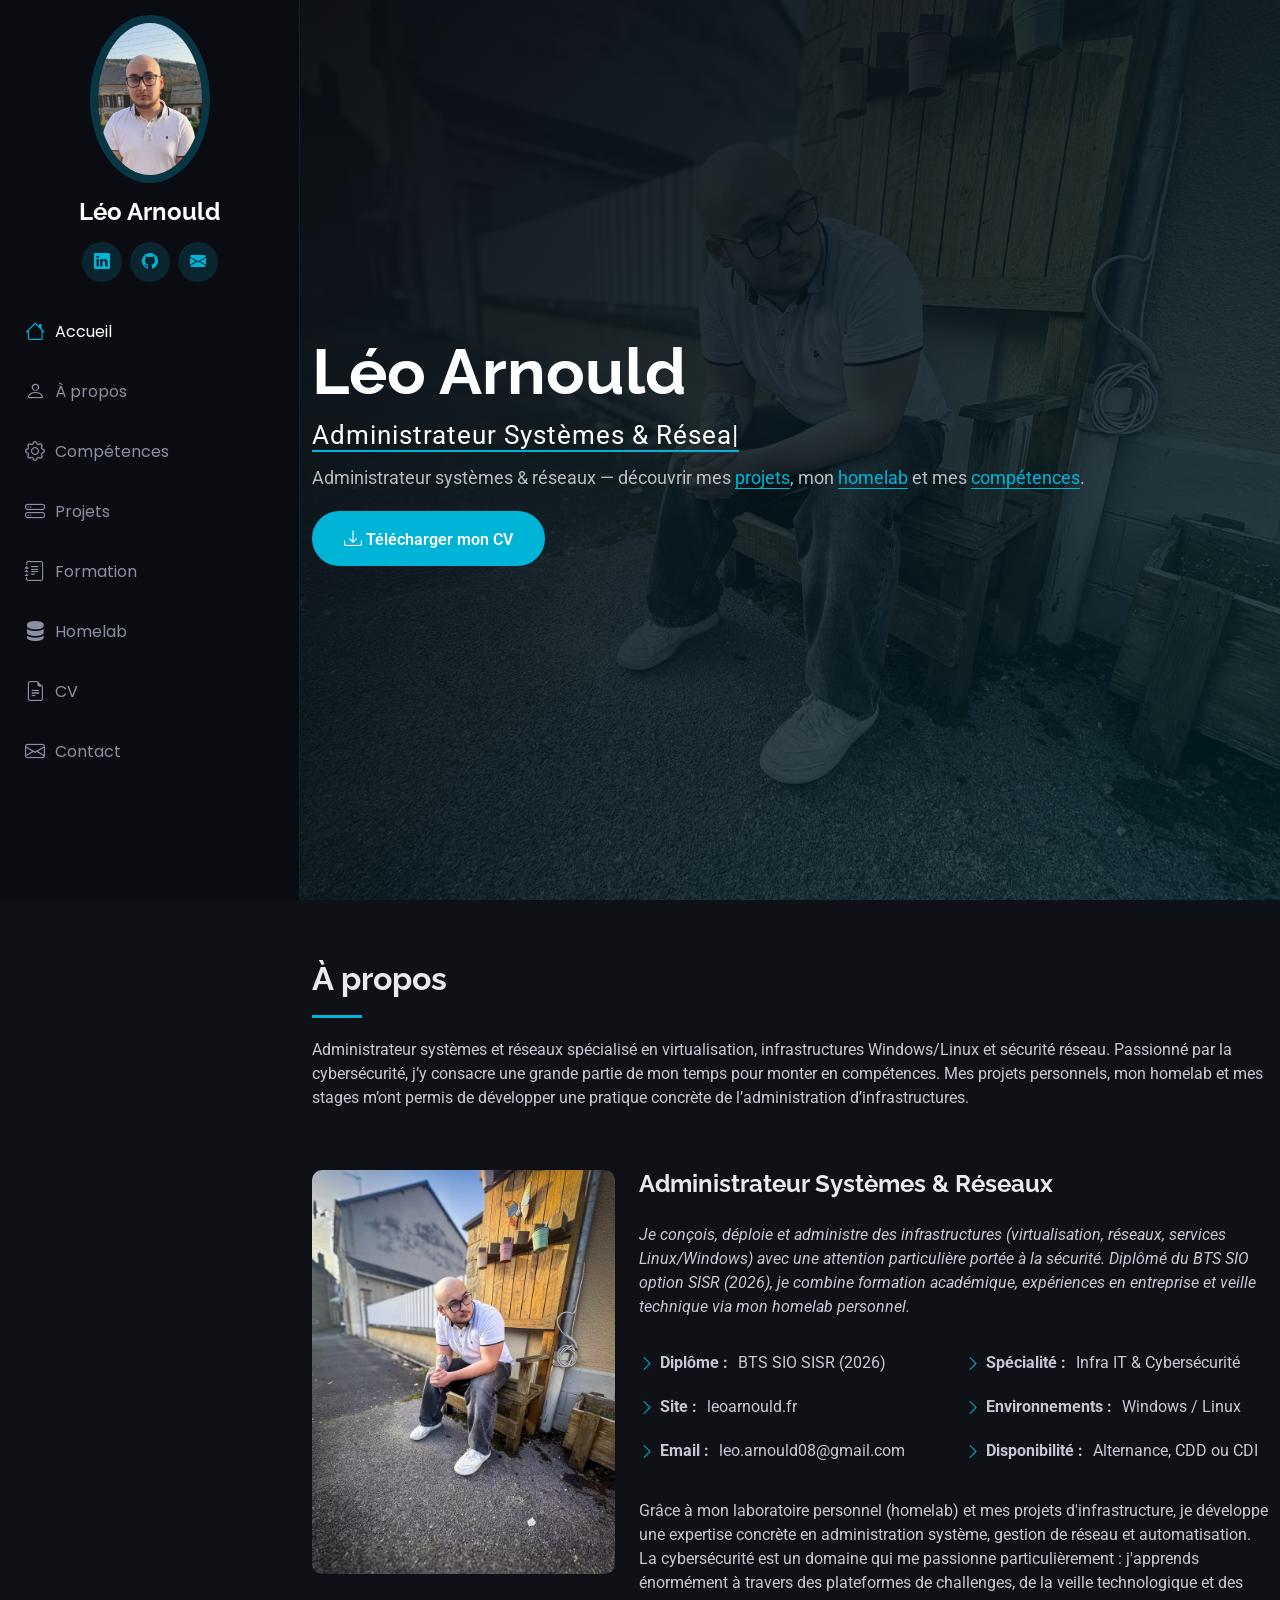
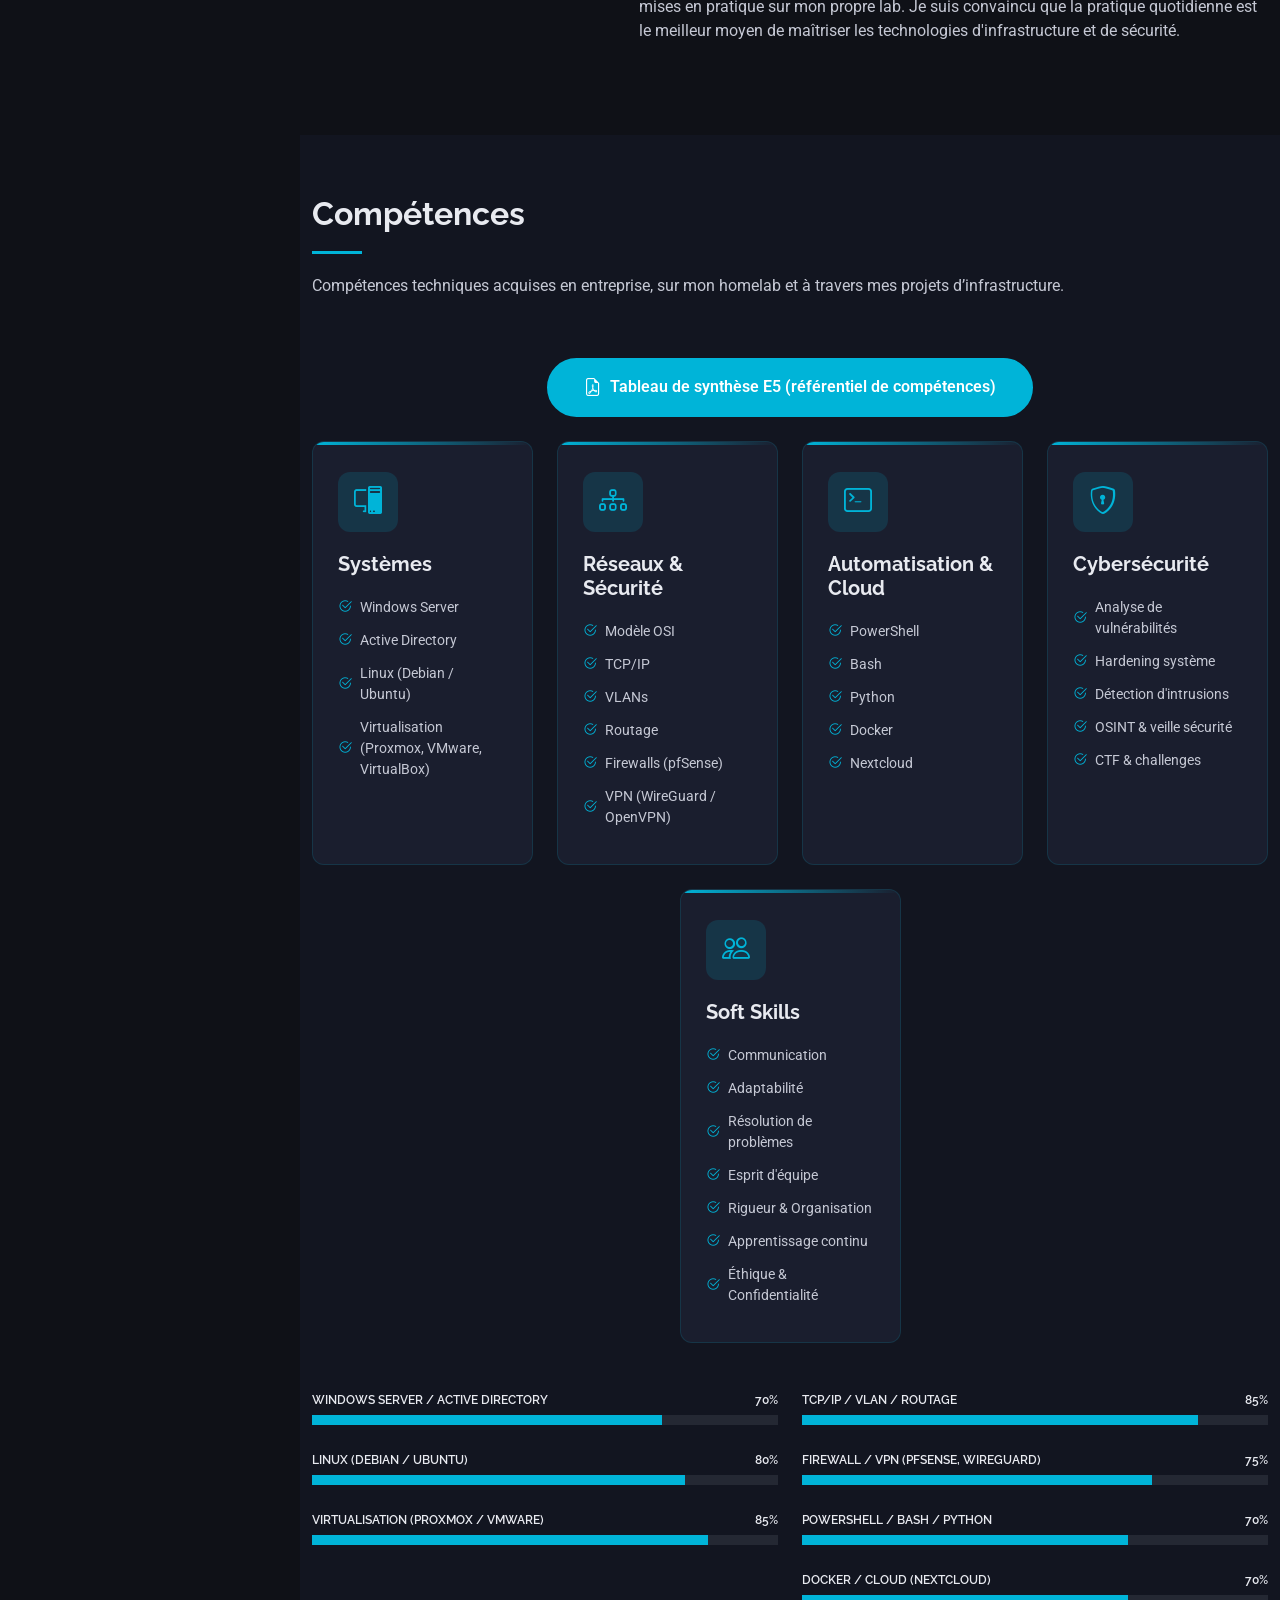
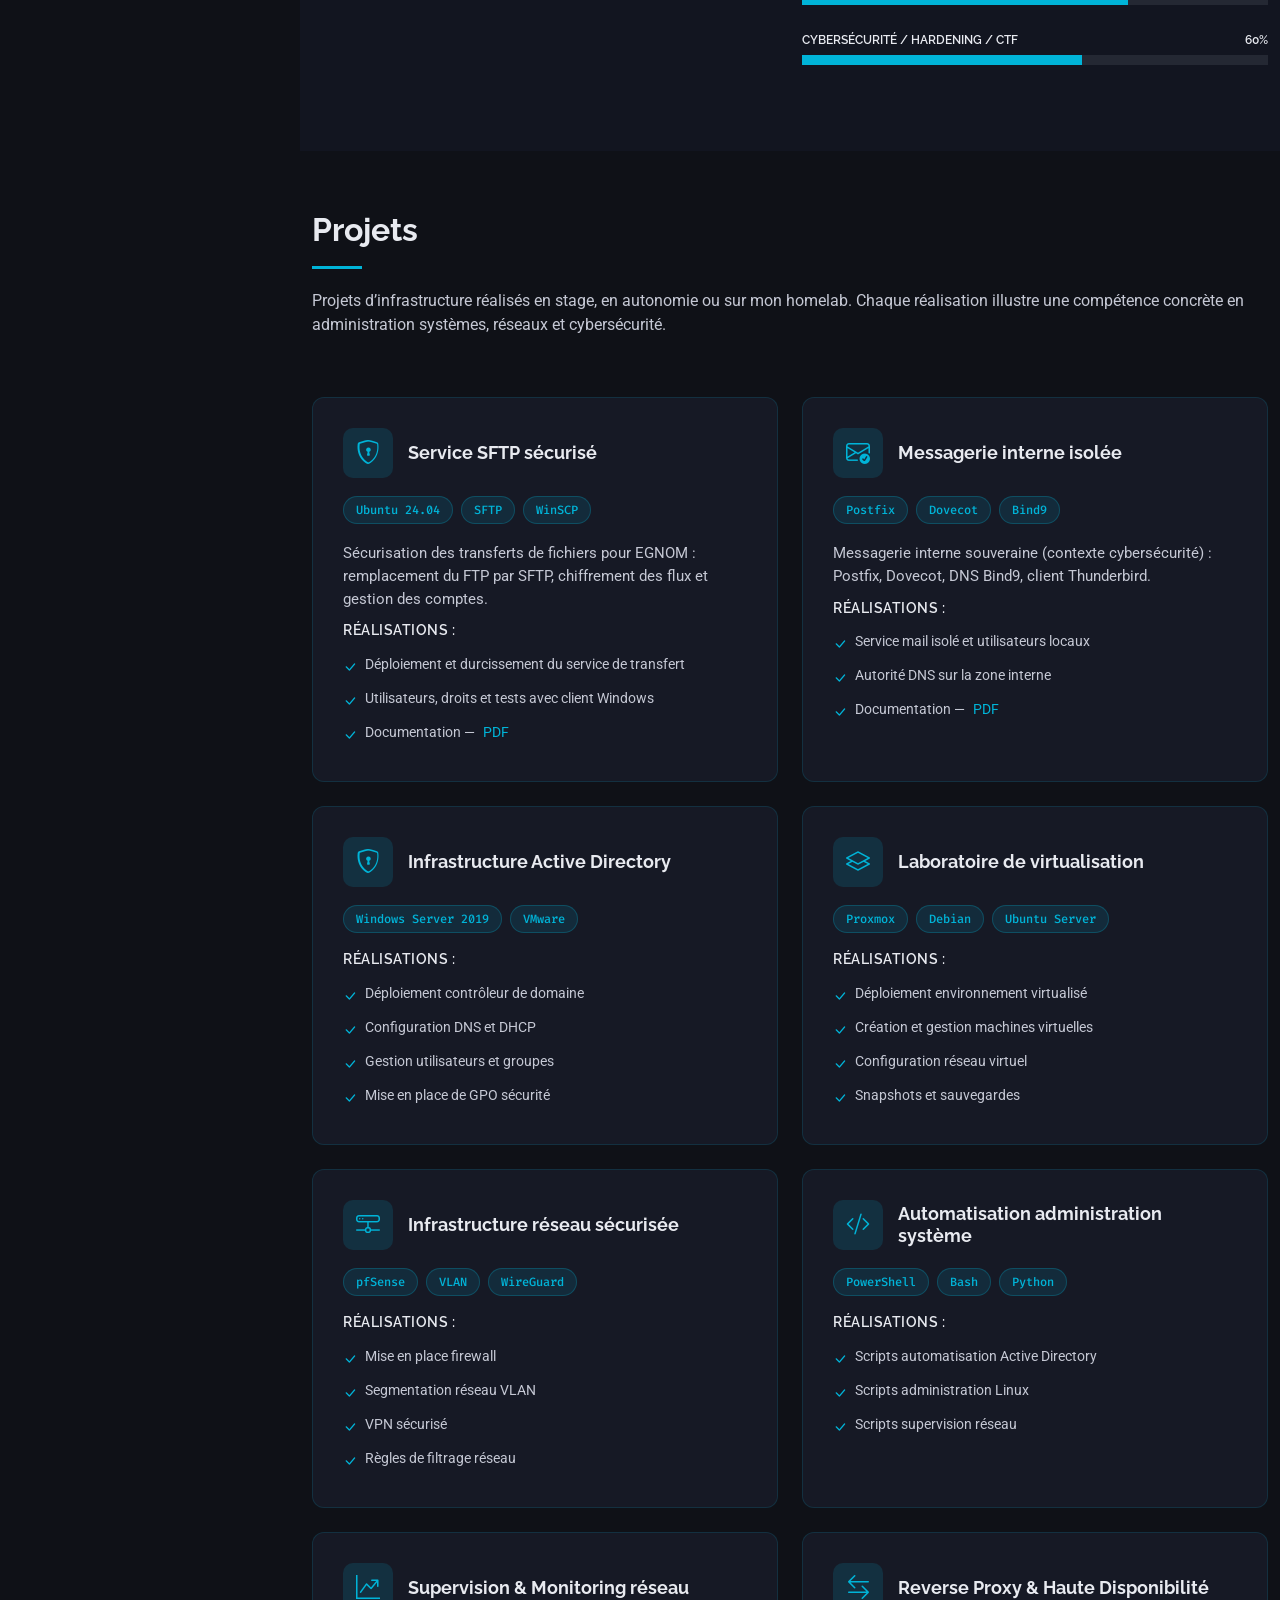
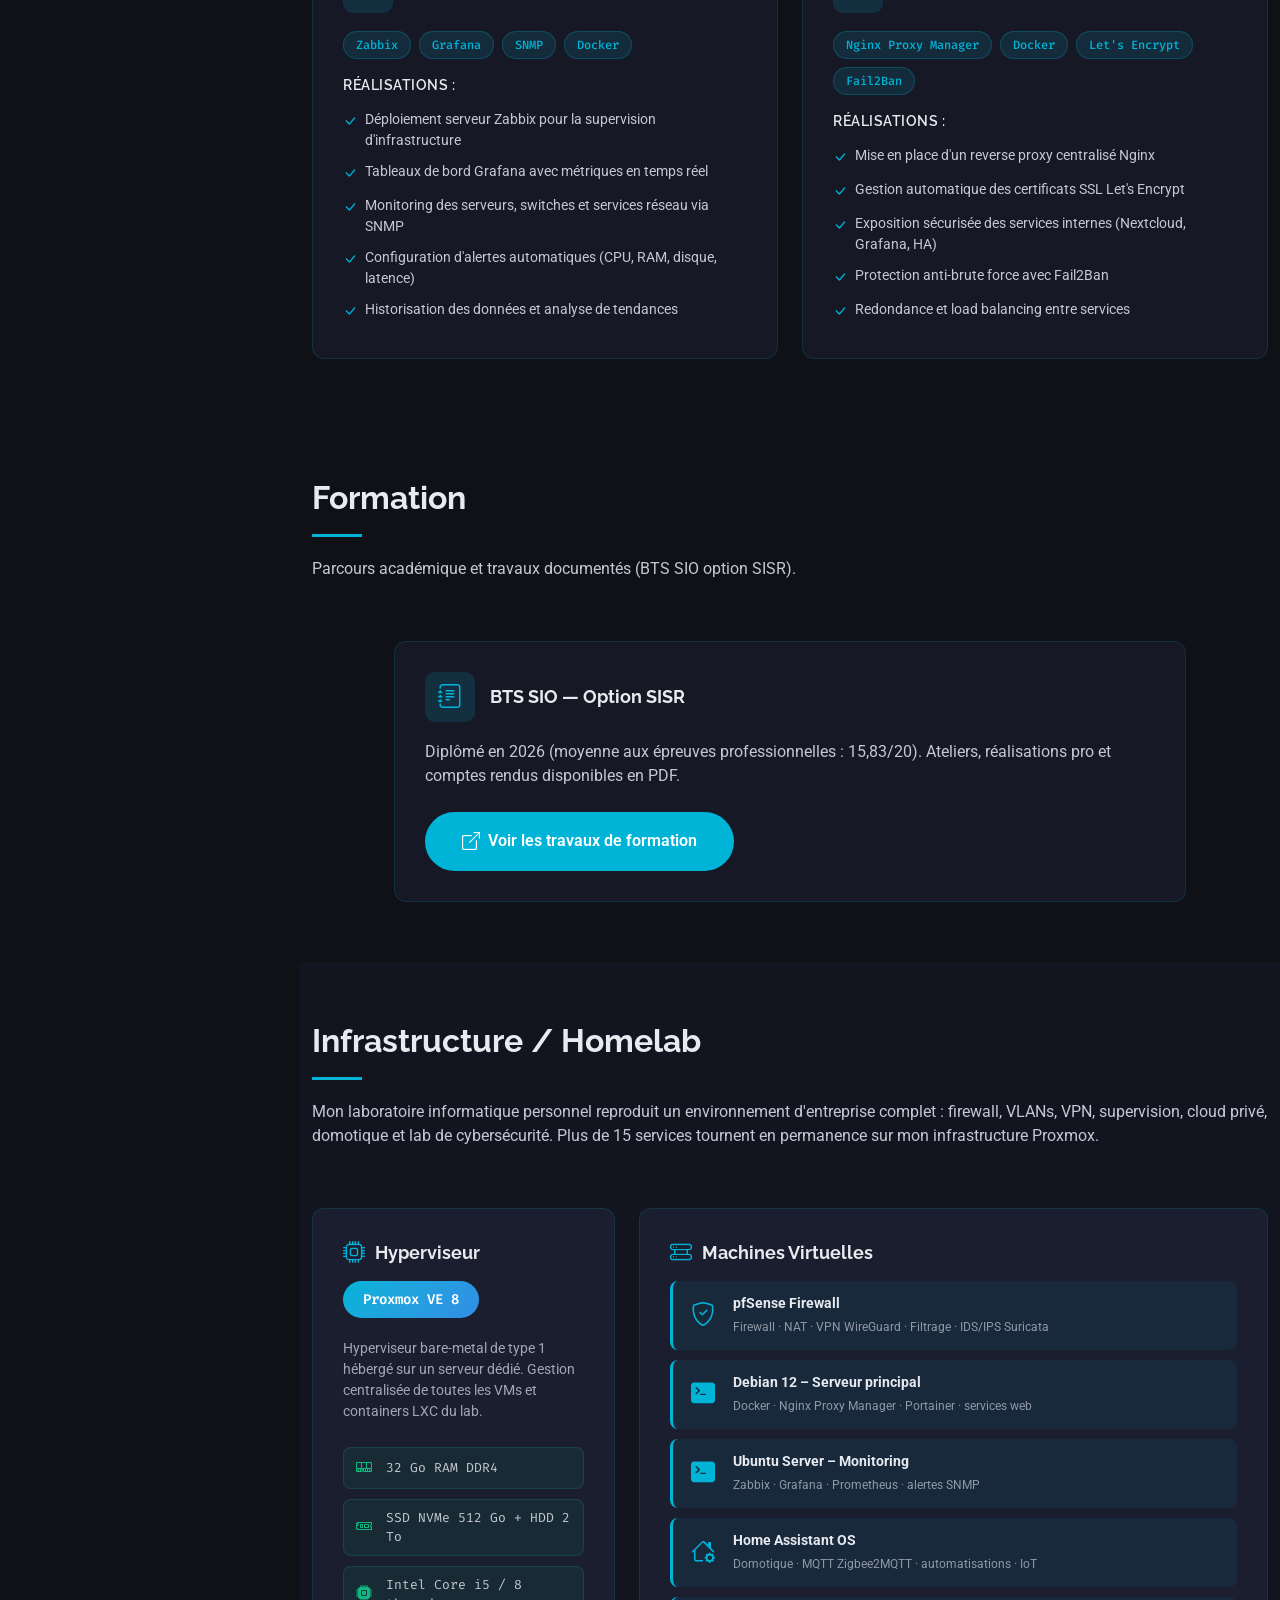
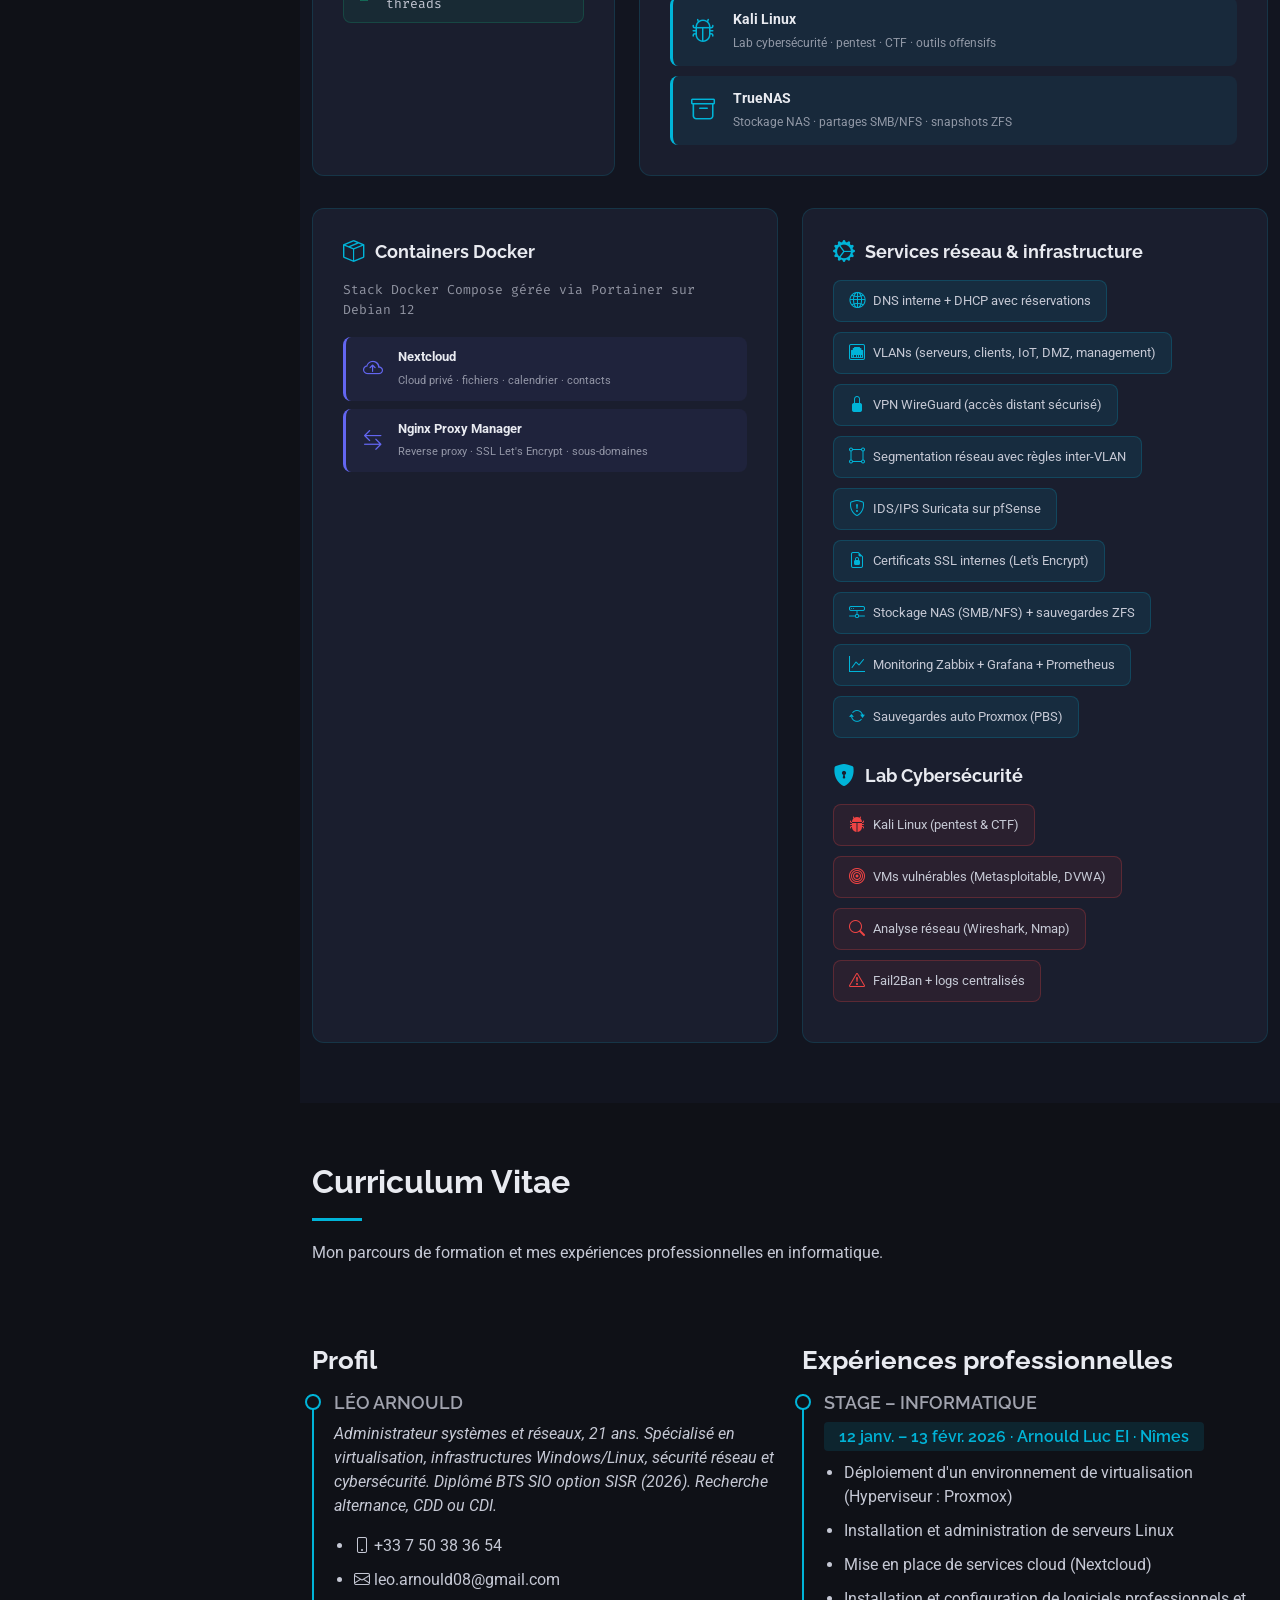
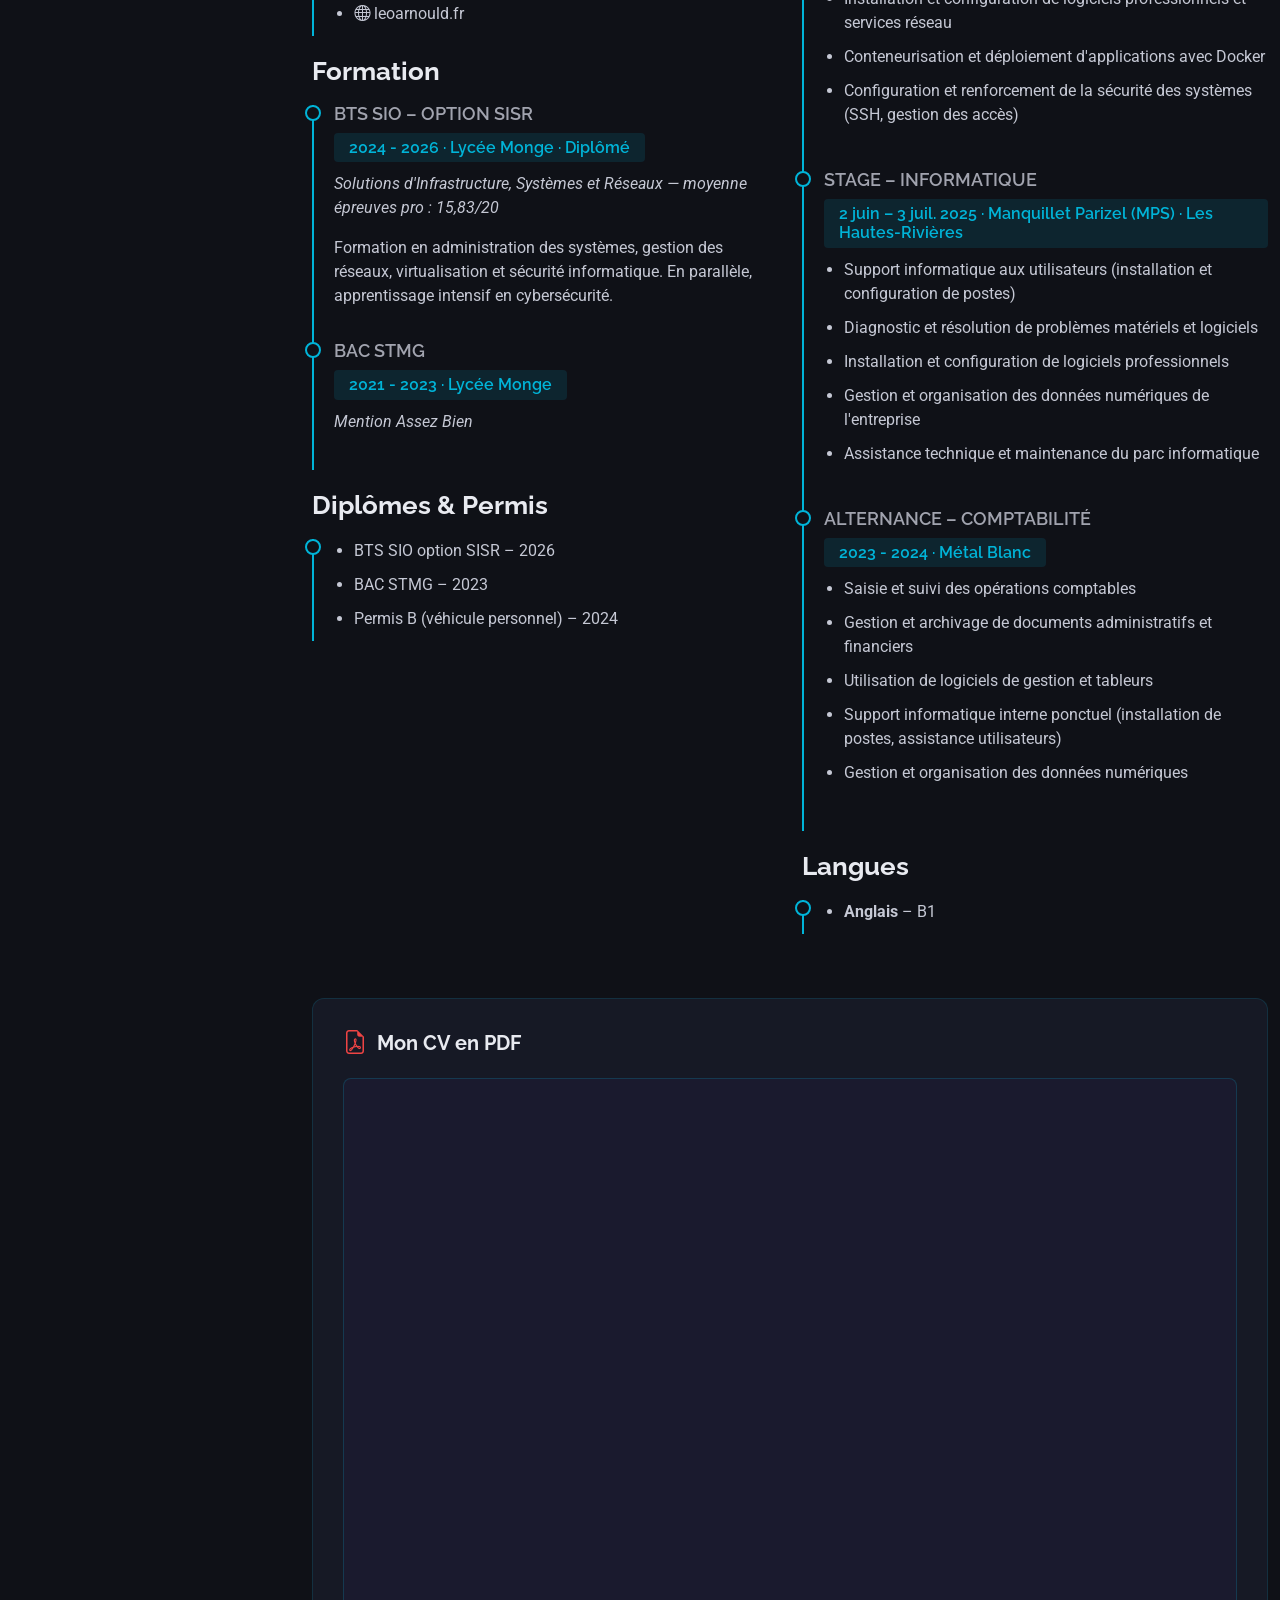
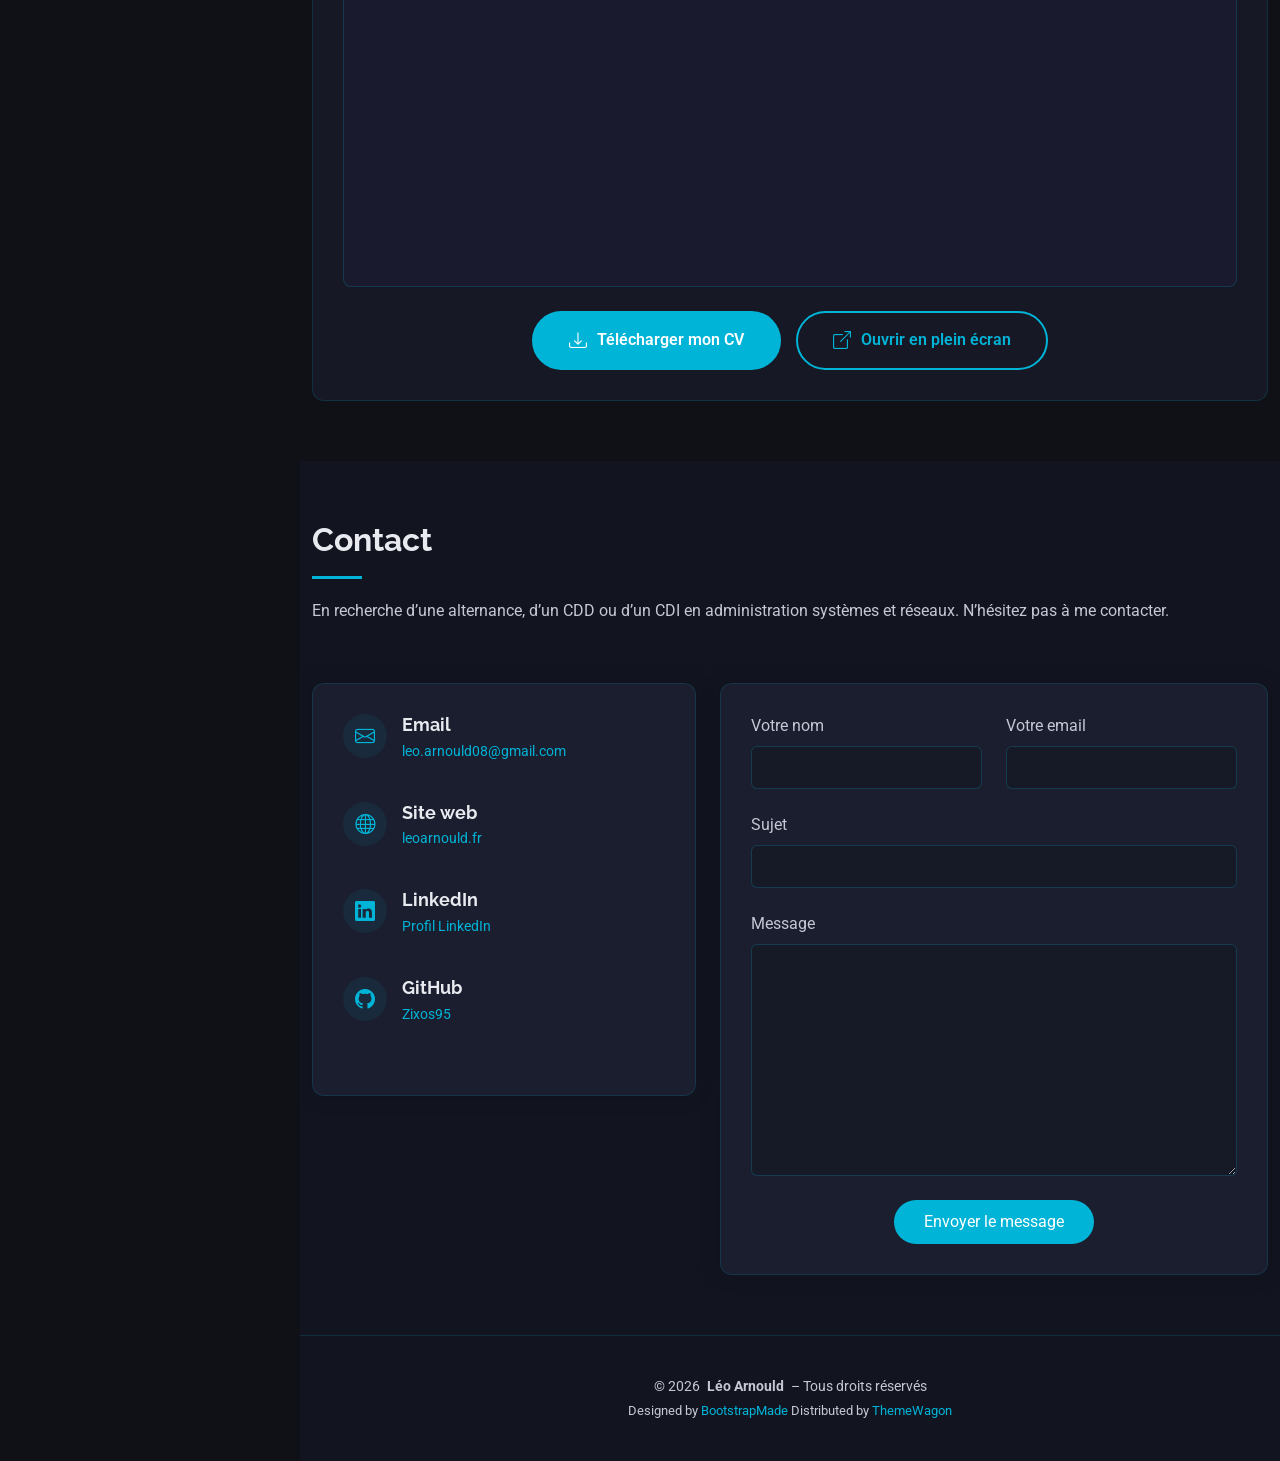
<file: index.html>
<!DOCTYPE html>
<html lang="fr">

<head>
  <meta charset="utf-8">
  <meta content="width=device-width, initial-scale=1.0" name="viewport">
  <title>Léo Arnould — Administrateur systèmes &amp; réseaux | Portfolio</title>
  <meta name="description" content="Portfolio professionnel de Léo Arnould, administrateur systèmes et réseaux : projets d’infrastructure, homelab, virtualisation, Linux, réseaux et cybersécurité. CV téléchargeable.">
  <meta name="robots" content="index, follow, max-image-preview:large, max-snippet:-1, max-video-preview:-1">
  <meta name="author" content="Léo Arnould">
  <meta name="theme-color" content="#0a0c12">

  <link rel="canonical" href="https://leoarnould.fr/">
  <link rel="alternate" hreflang="fr" href="https://leoarnould.fr/">
  <link rel="alternate" hreflang="x-default" href="https://leoarnould.fr/">

  <meta property="og:type" content="website">
  <meta property="og:site_name" content="Portfolio Léo Arnould">
  <meta property="og:locale" content="fr_FR">
  <meta property="og:url" content="https://leoarnould.fr/">
  <meta property="og:title" content="Léo Arnould — Administrateur systèmes &amp; réseaux">
  <meta property="og:description" content="Portfolio professionnel : infrastructures, virtualisation Proxmox, réseaux, sécurité, homelab et projets documentés.">
  <meta property="og:image" content="https://leoarnould.fr/assets/img/my-profile-img.jpg">
  <meta property="og:image:alt" content="Léo Arnould — administrateur systèmes et réseaux">
  <meta name="twitter:card" content="summary_large_image">
  <meta name="twitter:title" content="Léo Arnould — Administrateur systèmes &amp; réseaux">
  <meta name="twitter:description" content="Portfolio pro : infrastructures, réseaux, Linux, virtualisation, cybersécurité et homelab.">
  <meta name="twitter:image" content="https://leoarnould.fr/assets/img/my-profile-img.jpg">

  <script type="application/ld+json">
  {"@context":"https://schema.org","@graph":[
    {"@type":"WebSite","@id":"https://leoarnould.fr/#website","url":"https://leoarnould.fr/","name":"Portfolio Léo Arnould","description":"Portfolio professionnel d’administrateur systèmes et réseaux : projets d’infrastructure, homelab et compétences techniques.","inLanguage":"fr-FR","publisher":{"@id":"https://leoarnould.fr/#person"}},
    {"@type":"Person","@id":"https://leoarnould.fr/#person","name":"Léo Arnould","givenName":"Léo","familyName":"Arnould","url":"https://leoarnould.fr/","image":{"@type":"ImageObject","url":"https://leoarnould.fr/assets/img/my-profile-img.jpg"},"jobTitle":"Administrateur systèmes et réseaux","email":"leo.arnould08@gmail.com","sameAs":["https://github.com/Zixos95","https://www.linkedin.com/in/l%C3%A9o-arnould-480a563b5/"],"alumniOf":{"@type":"EducationalOrganization","name":"BTS SIO option SISR — Lycée Monge"},"knowsAbout":["Administration Windows Server et Active Directory","Linux Debian Ubuntu","Virtualisation Proxmox VMware","Réseaux TCP/IP VLAN routage","Pare-feu pfSense VPN","Cybersécurité et durcissement","Supervision Zabbix Grafana","Docker et automatisation"],"description":"Administrateur systèmes et réseaux, spécialisé en infrastructures, virtualisation, réseaux et cybersécurité. Diplômé BTS SIO option SISR (2026)."},
    {"@type":"WebPage","@id":"https://leoarnould.fr/#webpage","url":"https://leoarnould.fr/","name":"Portfolio — Léo Arnould","isPartOf":{"@id":"https://leoarnould.fr/#website"},"about":{"@id":"https://leoarnould.fr/#person"},"primaryImageOfPage":{"@type":"ImageObject","url":"https://leoarnould.fr/assets/img/my-profile-img.jpg"},"inLanguage":"fr-FR","description":"Page d’accueil : compétences, projets, homelab, CV et contact."}
  ]}
  </script>

  <link href="assets/img/my-profile-img.jpg" rel="icon">
  <link href="assets/img/my-profile-img.jpg" rel="apple-touch-icon">

  <link href="https://fonts.googleapis.com" rel="preconnect">
  <link href="https://fonts.gstatic.com" rel="preconnect" crossorigin>
  <link href="https://fonts.googleapis.com/css2?family=Roboto:ital,wght@0,100;0,300;0,400;0,500;0,700;0,900;1,100;1,300;1,400;1,500;1,700;1,900&family=Poppins:ital,wght@0,100;0,200;0,300;0,400;0,500;0,600;0,700;0,800;0,900;1,100;1,200;1,300;1,400;1,500;1,600;1,700;1,800;1,900&family=Raleway:ital,wght@0,100;0,200;0,300;0,400;0,500;0,600;0,700;0,800;0,900;1,100;1,200;1,300;1,400;1,500;1,600;1,700;1,800;1,900&family=Fira+Code:wght@400;500;600&display=swap" rel="stylesheet">

  <link href="assets/vendor/bootstrap/css/bootstrap.min.css" rel="stylesheet">
  <link href="assets/vendor/bootstrap-icons/bootstrap-icons.css" rel="stylesheet">
  <link href="assets/vendor/aos/aos.css" rel="stylesheet">
  <link href="assets/vendor/glightbox/css/glightbox.min.css" rel="stylesheet">
  <link href="assets/vendor/swiper/swiper-bundle.min.css" rel="stylesheet">

  <link href="assets/css/main.css" rel="stylesheet">

  </head>

<body class="index-page">

  <header id="header" class="header dark-background d-flex flex-column">
    <i class="header-toggle d-xl-none bi bi-list"></i>

    <div class="profile-img">
      <img src="assets/img/my-profile-img.jpg" alt="Photo de Léo Arnould" class="img-fluid rounded-circle">
    </div>

    <a href="index.html" class="logo d-flex align-items-center justify-content-center">
      <h1 class="sitename">Léo Arnould</h1>
    </a>

    <div class="social-links text-center">
      <a href="https://www.linkedin.com/in/l%C3%A9o-arnould-480a563b5/" target="_blank" rel="noopener noreferrer" class="linkedin" aria-label="LinkedIn"><i class="bi bi-linkedin"></i></a>
      <a href="https://github.com/Zixos95" target="_blank" class="github" aria-label="GitHub"><i class="bi bi-github"></i></a>
      <a href="mailto:leo.arnould08@gmail.com" class="email" aria-label="Email"><i class="bi bi-envelope-fill"></i></a>
    </div>

    <nav id="navmenu" class="navmenu">
      <ul>
        <li><a href="#hero" class="active"><i class="bi bi-house navicon"></i>Accueil</a></li>
        <li><a href="#about"><i class="bi bi-person navicon"></i> À propos</a></li>
        <li><a href="#skills"><i class="bi bi-gear navicon"></i> Compétences</a></li>
        <li><a href="#projects"><i class="bi bi-hdd-stack navicon"></i> Projets</a></li>
        <li><a href="bts-sio.html"><i class="bi bi-journal-text navicon"></i> Formation</a></li>
        <li><a href="#homelab"><i class="bi bi-server navicon"></i> Homelab</a></li>
        <li><a href="#resume"><i class="bi bi-file-earmark-text navicon"></i> CV</a></li>
        <li><a href="#contact"><i class="bi bi-envelope navicon"></i> Contact</a></li>
      </ul>
    </nav>

  </header>

  <main class="main">

    <section id="hero" class="hero section dark-background">

      <img src="assets/img/hero-bg.webp" alt="" decoding="async" fetchpriority="high" data-aos="fade-in" class="">

      <div class="container" data-aos="fade-up" data-aos-delay="100">
        <h1>Léo Arnould</h1>
        <p><span class="typed" data-typed-items="Administrateur Systèmes & Réseaux, Virtualisation & Infrastructure, Sécurité Réseau & Cybersécurité, Passionné d'Infrastructure IT">Administrateur Systèmes & Réseaux</span><span class="typed-cursor typed-cursor--blink" aria-hidden="true"></span></p>
        <p class="hero-welcome" style="font-size: 1.1rem; color: rgba(255,255,255,0.7); margin-top: 10px;">Administrateur systèmes &amp; réseaux — découvrir mes <a href="#projects">projets</a>, mon <a href="#homelab">homelab</a> et mes <a href="#skills">compétences</a>.</p>
        <a href="assets/CV_Leo_Arnould.pdf" download class="btn-download-cv" style="display: inline-block; margin-top: 20px; padding: 12px 30px; background-color: #00b4d8; color: #fff; text-decoration: none; border-radius: 50px; font-weight: 600; font-size: 1rem; transition: background 0.3s;">
          <i class="bi bi-download"></i> Télécharger mon CV
        </a>
      </div>

    </section><section id="about" class="about section">

      <div class="container section-title" data-aos="fade-up">
        <h2>À propos</h2>
        <p>Administrateur systèmes et réseaux spécialisé en virtualisation, infrastructures Windows/Linux et sécurité réseau. Passionné par la cybersécurité, j’y consacre une grande partie de mon temps pour monter en compétences. Mes projets personnels, mon homelab et mes stages m’ont permis de développer une pratique concrète de l’administration d’infrastructures.</p>
      </div><div class="container" data-aos="fade-up" data-aos-delay="100">

        <div class="row gy-4 justify-content-center">
          <div class="col-lg-4">
            <img src="assets/img/about-photo.webp" class="img-fluid" alt="Léo Arnould" style="border-radius: 10px;">
          </div>
          <div class="col-lg-8 content">
            <h2>Administrateur Systèmes &amp; Réseaux</h2>
            <p class="fst-italic py-3">
              Je conçois, déploie et administre des infrastructures (virtualisation, réseaux, services Linux/Windows) avec une attention particulière portée à la sécurité. Diplômé du BTS SIO option SISR (2026), je combine formation académique, expériences en entreprise et veille technique via mon homelab personnel.
            </p>
            <div class="row">
              <div class="col-lg-6">
                <ul>
                  <li><i class="bi bi-chevron-right"></i> <strong>Diplôme :</strong> <span>BTS SIO SISR (2026)</span></li>
                  <li><i class="bi bi-chevron-right"></i> <strong>Site :</strong> <span>leoarnould.fr</span></li>
                  <li><i class="bi bi-chevron-right"></i> <strong>Email :</strong> <span>leo.arnould08@gmail.com</span></li>
                </ul>
              </div>
              <div class="col-lg-6">
                <ul>
                  <li><i class="bi bi-chevron-right"></i> <strong>Spécialité :</strong> <span>Infra IT & Cybersécurité</span></li>
                  <li><i class="bi bi-chevron-right"></i> <strong>Environnements :</strong> <span>Windows / Linux</span></li>
                  <li><i class="bi bi-chevron-right"></i> <strong>Disponibilité :</strong> <span>Alternance, CDD ou CDI</span></li>
                </ul>
              </div>
            </div>
            <p class="py-3">
              Grâce à mon laboratoire personnel (homelab) et mes projets d'infrastructure, je développe une expertise concrète en administration système, gestion de réseau et automatisation. La cybersécurité est un domaine qui me passionne particulièrement : j'apprends énormément à travers des plateformes de challenges, de la veille technologique et des mises en pratique sur mon propre lab. Je suis convaincu que la pratique quotidienne est le meilleur moyen de maîtriser les technologies d'infrastructure et de sécurité.
            </p>
          </div>
        </div>

      </div>

    </section><section id="skills" class="skills section light-background">

      <div class="container section-title" data-aos="fade-up">
        <h2>Compétences</h2>
        <p>Compétences techniques acquises en entreprise, sur mon homelab et à travers mes projets d’infrastructure.</p>
      </div>
      <div class="container text-center mb-4" data-aos="fade-up" data-aos-delay="50">
        <a href="assets/docs/tableau-synthese-e5.pdf" target="_blank" rel="noopener noreferrer" class="btn-download-cv" style="display: inline-flex; align-items: center; gap: 8px;">
          <i class="bi bi-file-earmark-pdf"></i> Tableau de synthèse E5 (référentiel de compétences)
        </a>
      </div>
      <div class="container" data-aos="fade-up" data-aos-delay="100">

        <div class="row gy-4 justify-content-center">

          <div class="col-lg-3 col-md-6" data-aos="fade-up" data-aos-delay="100">
            <div class="skill-card">
              <div class="skill-card-icon">
                <i class="bi bi-pc-display"></i>
              </div>
              <h4>Systèmes</h4>
              <ul class="skill-list">
                <li><i class="bi bi-check2-circle"></i> Windows Server</li>
                <li><i class="bi bi-check2-circle"></i> Active Directory</li>
                <li><i class="bi bi-check2-circle"></i> Linux (Debian / Ubuntu)</li>
                <li><i class="bi bi-check2-circle"></i> Virtualisation (Proxmox, VMware, VirtualBox)</li>
              </ul>
            </div>
          </div>

          <div class="col-lg-3 col-md-6" data-aos="fade-up" data-aos-delay="200">
            <div class="skill-card">
              <div class="skill-card-icon">
                <i class="bi bi-diagram-3"></i>
              </div>
              <h4>Réseaux & Sécurité</h4>
              <ul class="skill-list">
                <li><i class="bi bi-check2-circle"></i> Modèle OSI</li>
                <li><i class="bi bi-check2-circle"></i> TCP/IP</li>
                <li><i class="bi bi-check2-circle"></i> VLANs</li>
                <li><i class="bi bi-check2-circle"></i> Routage</li>
                <li><i class="bi bi-check2-circle"></i> Firewalls (pfSense)</li>
                <li><i class="bi bi-check2-circle"></i> VPN (WireGuard / OpenVPN)</li>
              </ul>
            </div>
          </div>

          <div class="col-lg-3 col-md-6" data-aos="fade-up" data-aos-delay="300">
            <div class="skill-card">
              <div class="skill-card-icon">
                <i class="bi bi-terminal"></i>
              </div>
              <h4>Automatisation & Cloud</h4>
              <ul class="skill-list">
                <li><i class="bi bi-check2-circle"></i> PowerShell</li>
                <li><i class="bi bi-check2-circle"></i> Bash</li>
                <li><i class="bi bi-check2-circle"></i> Python</li>
                <li><i class="bi bi-check2-circle"></i> Docker</li>
                <li><i class="bi bi-check2-circle"></i> Nextcloud</li>
              </ul>
            </div>
          </div>

          <div class="col-lg-3 col-md-6" data-aos="fade-up" data-aos-delay="400">
            <div class="skill-card">
              <div class="skill-card-icon">
                <i class="bi bi-shield-lock"></i>
              </div>
              <h4>Cybersécurité</h4>
              <ul class="skill-list">
                <li><i class="bi bi-check2-circle"></i> Analyse de vulnérabilités</li>
                <li><i class="bi bi-check2-circle"></i> Hardening système</li>
                <li><i class="bi bi-check2-circle"></i> Détection d'intrusions</li>
                <li><i class="bi bi-check2-circle"></i> OSINT & veille sécurité</li>
                <li><i class="bi bi-check2-circle"></i> CTF & challenges</li>
              </ul>
            </div>
          </div>

          <div class="col-lg-3 col-md-6" data-aos="fade-up" data-aos-delay="500">
            <div class="skill-card">
              <div class="skill-card-icon">
                <i class="bi bi-people"></i>
              </div>
              <h4>Soft Skills</h4>
              <ul class="skill-list">
                <li><i class="bi bi-check2-circle"></i> Communication</li>
                <li><i class="bi bi-check2-circle"></i> Adaptabilité</li>
                <li><i class="bi bi-check2-circle"></i> Résolution de problèmes</li>
                <li><i class="bi bi-check2-circle"></i> Esprit d'équipe</li>
                <li><i class="bi bi-check2-circle"></i> Rigueur & Organisation</li>
                <li><i class="bi bi-check2-circle"></i> Apprentissage continu</li>
                <li><i class="bi bi-check2-circle"></i> Éthique & Confidentialité</li>
              </ul>
            </div>
          </div>

        </div>

        <div class="row skills-content skills-animation mt-5">

          <div class="col-lg-6">

            <div class="progress">
              <span class="skill"><span>Windows Server / Active Directory</span> <i class="val">70%</i></span>
              <div class="progress-bar-wrap">
                <div class="progress-bar" role="progressbar" aria-valuenow="75" aria-valuemin="0" aria-valuemax="100"></div>
              </div>
            </div><div class="progress">
              <span class="skill"><span>Linux (Debian / Ubuntu)</span> <i class="val">80%</i></span>
              <div class="progress-bar-wrap">
                <div class="progress-bar" role="progressbar" aria-valuenow="80" aria-valuemin="0" aria-valuemax="100"></div>
              </div>
            </div><div class="progress">
              <span class="skill"><span>Virtualisation (Proxmox / VMware)</span> <i class="val">85%</i></span>
              <div class="progress-bar-wrap">
                <div class="progress-bar" role="progressbar" aria-valuenow="85" aria-valuemin="0" aria-valuemax="100"></div>
              </div>
            </div></div>

          <div class="col-lg-6">

            <div class="progress">
              <span class="skill"><span>TCP/IP / VLAN / Routage</span> <i class="val">85%</i></span>
              <div class="progress-bar-wrap">
                <div class="progress-bar" role="progressbar" aria-valuenow="85" aria-valuemin="0" aria-valuemax="100"></div>
              </div>
            </div><div class="progress">
              <span class="skill"><span>Firewall / VPN (pfSense, WireGuard)</span> <i class="val">75%</i></span>
              <div class="progress-bar-wrap">
                <div class="progress-bar" role="progressbar" aria-valuenow="75" aria-valuemin="0" aria-valuemax="100"></div>
              </div>
            </div>            <div class="progress">
              <span class="skill"><span>PowerShell / Bash / Python</span> <i class="val">70%</i></span>
              <div class="progress-bar-wrap">
                <div class="progress-bar" role="progressbar" aria-valuenow="70" aria-valuemin="0" aria-valuemax="100"></div>
              </div>
            </div><div class="progress">
              <span class="skill"><span>Docker / Cloud (Nextcloud)</span> <i class="val">70%</i></span>
              <div class="progress-bar-wrap">
                <div class="progress-bar" role="progressbar" aria-valuenow="70" aria-valuemin="0" aria-valuemax="100"></div>
              </div>
            </div><div class="progress">
              <span class="skill"><span>Cybersécurité / Hardening / CTF</span> <i class="val">60%</i></span>
              <div class="progress-bar-wrap">
                <div class="progress-bar" role="progressbar" aria-valuenow="60" aria-valuemin="0" aria-valuemax="100"></div>
              </div>
            </div></div>

        </div>

      </div>

    </section><section id="projects" class="projects section">

      <div class="container section-title" data-aos="fade-up">
        <h2>Projets</h2>
        <p>Projets d’infrastructure réalisés en stage, en autonomie ou sur mon homelab. Chaque réalisation illustre une compétence concrète en administration systèmes, réseaux et cybersécurité.</p>
      </div><div class="container">

        <div class="row gy-4">

          <div class="col-lg-6" data-aos="fade-up" data-aos-delay="50">
            <div class="project-card">
              <div class="project-card-header">
                <div class="project-icon">
                  <i class="bi bi-shield-lock"></i>
                </div>
                <h3>Service SFTP sécurisé</h3>
              </div>
              <div class="project-tech-badges">
                <span class="badge-tech">Ubuntu 24.04</span>
                <span class="badge-tech">SFTP</span>
                <span class="badge-tech">WinSCP</span>
              </div>
              <p style="font-size: 0.95rem; margin-bottom: 12px;">Sécurisation des transferts de fichiers pour EGNOM : remplacement du FTP par SFTP, chiffrement des flux et gestion des comptes.</p>
              <h5>Réalisations :</h5>
              <ul class="project-list">
                <li><i class="bi bi-check-lg"></i> Déploiement et durcissement du service de transfert</li>
                <li><i class="bi bi-check-lg"></i> Utilisateurs, droits et tests avec client Windows</li>
                <li><i class="bi bi-check-lg"></i> Documentation — <a href="assets/docs/bts/realisation-pro-01-sftp.pdf" target="_blank" rel="noopener noreferrer">PDF</a></li>
              </ul>
            </div>
          </div>
          <div class="col-lg-6" data-aos="fade-up" data-aos-delay="75">
            <div class="project-card">
              <div class="project-card-header">
                <div class="project-icon">
                  <i class="bi bi-envelope-check"></i>
                </div>
                <h3>Messagerie interne isolée</h3>
              </div>
              <div class="project-tech-badges">
                <span class="badge-tech">Postfix</span>
                <span class="badge-tech">Dovecot</span>
                <span class="badge-tech">Bind9</span>
              </div>
              <p style="font-size: 0.95rem; margin-bottom: 12px;">Messagerie interne souveraine (contexte cybersécurité) : Postfix, Dovecot, DNS Bind9, client Thunderbird.</p>
              <h5>Réalisations :</h5>
              <ul class="project-list">
                <li><i class="bi bi-check-lg"></i> Service mail isolé et utilisateurs locaux</li>
                <li><i class="bi bi-check-lg"></i> Autorité DNS sur la zone interne</li>
                <li><i class="bi bi-check-lg"></i> Documentation — <a href="assets/docs/bts/realisation-pro-02-messagerie-interne.pdf" target="_blank" rel="noopener noreferrer">PDF</a></li>
              </ul>
            </div>
          </div>

          <div class="col-lg-6" data-aos="fade-up" data-aos-delay="100">
            <div class="project-card">
              <div class="project-card-header">
                <div class="project-icon">
                  <i class="bi bi-shield-lock"></i>
                </div>
                <h3>Infrastructure Active Directory</h3>
              </div>
              <div class="project-tech-badges">
                <span class="badge-tech">Windows Server 2019</span>
                <span class="badge-tech">VMware</span>
              </div>
              <h5>Réalisations :</h5>
              <ul class="project-list">
                <li><i class="bi bi-check-lg"></i> Déploiement contrôleur de domaine</li>
                <li><i class="bi bi-check-lg"></i> Configuration DNS et DHCP</li>
                <li><i class="bi bi-check-lg"></i> Gestion utilisateurs et groupes</li>
                <li><i class="bi bi-check-lg"></i> Mise en place de GPO sécurité</li>
              </ul>
            </div>
          </div><div class="col-lg-6" data-aos="fade-up" data-aos-delay="200">
            <div class="project-card">
              <div class="project-card-header">
                <div class="project-icon">
                  <i class="bi bi-layers"></i>
                </div>
                <h3>Laboratoire de virtualisation</h3>
              </div>
              <div class="project-tech-badges">
                <span class="badge-tech">Proxmox</span>
                <span class="badge-tech">Debian</span>
                <span class="badge-tech">Ubuntu Server</span>
              </div>
              <h5>Réalisations :</h5>
              <ul class="project-list">
                <li><i class="bi bi-check-lg"></i> Déploiement environnement virtualisé</li>
                <li><i class="bi bi-check-lg"></i> Création et gestion machines virtuelles</li>
                <li><i class="bi bi-check-lg"></i> Configuration réseau virtuel</li>
                <li><i class="bi bi-check-lg"></i> Snapshots et sauvegardes</li>
              </ul>
            </div>
          </div><div class="col-lg-6" data-aos="fade-up" data-aos-delay="300">
            <div class="project-card">
              <div class="project-card-header">
                <div class="project-icon">
                  <i class="bi bi-hdd-network"></i>
                </div>
                <h3>Infrastructure réseau sécurisée</h3>
              </div>
              <div class="project-tech-badges">
                <span class="badge-tech">pfSense</span>
                <span class="badge-tech">VLAN</span>
                <span class="badge-tech">WireGuard</span>
              </div>
              <h5>Réalisations :</h5>
              <ul class="project-list">
                <li><i class="bi bi-check-lg"></i> Mise en place firewall</li>
                <li><i class="bi bi-check-lg"></i> Segmentation réseau VLAN</li>
                <li><i class="bi bi-check-lg"></i> VPN sécurisé</li>
                <li><i class="bi bi-check-lg"></i> Règles de filtrage réseau</li>
              </ul>
            </div>
          </div><div class="col-lg-6" data-aos="fade-up" data-aos-delay="400">
            <div class="project-card">
              <div class="project-card-header">
                <div class="project-icon">
                  <i class="bi bi-code-slash"></i>
                </div>
                <h3>Automatisation administration système</h3>
              </div>
              <div class="project-tech-badges">
                <span class="badge-tech">PowerShell</span>
                <span class="badge-tech">Bash</span>
                <span class="badge-tech">Python</span>
              </div>
              <h5>Réalisations :</h5>
              <ul class="project-list">
                <li><i class="bi bi-check-lg"></i> Scripts automatisation Active Directory</li>
                <li><i class="bi bi-check-lg"></i> Scripts administration Linux</li>
                <li><i class="bi bi-check-lg"></i> Scripts supervision réseau</li>
              </ul>
            </div>
          </div><div class="col-lg-6" data-aos="fade-up" data-aos-delay="300">
            <div class="project-card">
              <div class="project-card-header">
                <div class="project-icon">
                  <i class="bi bi-graph-up-arrow"></i>
                </div>
                <h3>Supervision & Monitoring réseau</h3>
              </div>
              <div class="project-tech-badges">
                <span class="badge-tech">Zabbix</span>
                <span class="badge-tech">Grafana</span>
                <span class="badge-tech">SNMP</span>
                <span class="badge-tech">Docker</span>
              </div>
              <h5>Réalisations :</h5>
              <ul class="project-list">
                <li><i class="bi bi-check-lg"></i> Déploiement serveur Zabbix pour la supervision d'infrastructure</li>
                <li><i class="bi bi-check-lg"></i> Tableaux de bord Grafana avec métriques en temps réel</li>
                <li><i class="bi bi-check-lg"></i> Monitoring des serveurs, switches et services réseau via SNMP</li>
                <li><i class="bi bi-check-lg"></i> Configuration d'alertes automatiques (CPU, RAM, disque, latence)</li>
                <li><i class="bi bi-check-lg"></i> Historisation des données et analyse de tendances</li>
              </ul>
            </div>
          </div><div class="col-lg-6" data-aos="fade-up" data-aos-delay="400">
            <div class="project-card">
              <div class="project-card-header">
                <div class="project-icon">
                  <i class="bi bi-arrow-left-right"></i>
                </div>
                <h3>Reverse Proxy & Haute Disponibilité</h3>
              </div>
              <div class="project-tech-badges">
                <span class="badge-tech">Nginx Proxy Manager</span>
                <span class="badge-tech">Docker</span>
                <span class="badge-tech">Let's Encrypt</span>
                <span class="badge-tech">Fail2Ban</span>
              </div>
              <h5>Réalisations :</h5>
              <ul class="project-list">
                <li><i class="bi bi-check-lg"></i> Mise en place d'un reverse proxy centralisé Nginx</li>
                <li><i class="bi bi-check-lg"></i> Gestion automatique des certificats SSL Let's Encrypt</li>
                <li><i class="bi bi-check-lg"></i> Exposition sécurisée des services internes (Nextcloud, Grafana, HA)</li>
                <li><i class="bi bi-check-lg"></i> Protection anti-brute force avec Fail2Ban</li>
                <li><i class="bi bi-check-lg"></i> Redondance et load balancing entre services</li>
              </ul>
            </div>
          </div></div>

      </div>

    </section><section id="formation" class="formation section">

      <div class="container section-title" data-aos="fade-up">
        <h2>Formation</h2>
        <p>Parcours académique et travaux documentés (BTS SIO option SISR).</p>
      </div>
      <div class="container" data-aos="fade-up" data-aos-delay="100">
        <div class="row justify-content-center">
          <div class="col-lg-10">
            <div class="project-card">
              <div class="project-card-header">
                <div class="project-icon">
                  <i class="bi bi-journal-text"></i>
                </div>
                <h3>BTS SIO — Option SISR</h3>
              </div>
              <p class="mb-4">Diplômé en 2026 (moyenne aux épreuves professionnelles : 15,83/20). Ateliers, réalisations pro et comptes rendus disponibles en PDF.</p>
              <a href="bts-sio.html" class="btn-download-cv" style="display: inline-flex; align-items: center; gap: 8px;">
                <i class="bi bi-box-arrow-up-right"></i> Voir les travaux de formation
              </a>
            </div>
          </div>
        </div>
      </div>

    </section><section id="homelab" class="homelab section light-background">

      <div class="container section-title" data-aos="fade-up">
        <h2>Infrastructure / Homelab</h2>
        <p>Mon laboratoire informatique personnel reproduit un environnement d'entreprise complet : firewall, VLANs, VPN, supervision, cloud privé, domotique et lab de cybersécurité. Plus de 15 services tournent en permanence sur mon infrastructure Proxmox.</p>
      </div><div class="container">

        <div class="row gy-4">

          <div class="col-lg-4" data-aos="fade-up" data-aos-delay="100">
            <div class="homelab-card h-100">
              <h3><i class="bi bi-cpu"></i> Hyperviseur</h3>
              <div class="homelab-detail">
                <span class="homelab-badge-main">Proxmox VE 8</span>
                <p>Hyperviseur bare-metal de type 1 hébergé sur un serveur dédié. Gestion centralisée de toutes les VMs et containers LXC du lab.</p>
              </div>
              <div class="homelab-specs">
                <div class="homelab-spec-item">
                  <i class="bi bi-memory"></i>
                  <span>32 Go RAM DDR4</span>
                </div>
                <div class="homelab-spec-item">
                  <i class="bi bi-nvme"></i>
                  <span>SSD NVMe 512 Go + HDD 2 To</span>
                </div>
                <div class="homelab-spec-item">
                  <i class="bi bi-cpu-fill"></i>
                  <span>Intel Core i5 / 8 threads</span>
                </div>
              </div>
            </div>
          </div>

          <div class="col-lg-8" data-aos="fade-up" data-aos-delay="200">
            <div class="homelab-card h-100">
              <h3><i class="bi bi-hdd-rack"></i> Machines Virtuelles</h3>
              <div class="homelab-vm-grid">
                <div class="homelab-vm-item">
                  <i class="bi bi-shield-check"></i>
                  <div>
                    <strong>pfSense Firewall</strong>
                    <span>Firewall · NAT · VPN WireGuard · Filtrage · IDS/IPS Suricata</span>
                  </div>
                </div>
                <div class="homelab-vm-item">
                  <i class="bi bi-terminal-fill"></i>
                  <div>
                    <strong>Debian 12 – Serveur principal</strong>
                    <span>Docker · Nginx Proxy Manager · Portainer · services web</span>
                  </div>
                </div>
                <div class="homelab-vm-item">
                  <i class="bi bi-terminal-fill"></i>
                  <div>
                    <strong>Ubuntu Server – Monitoring</strong>
                    <span>Zabbix · Grafana · Prometheus · alertes SNMP</span>
                  </div>
                </div>
                <div class="homelab-vm-item">
                  <i class="bi bi-house-gear"></i>
                  <div>
                    <strong>Home Assistant OS</strong>
                    <span>Domotique · MQTT Zigbee2MQTT · automatisations · IoT</span>
                  </div>
                </div>
                <div class="homelab-vm-item">
                  <i class="bi bi-bug"></i>
                  <div>
                    <strong>Kali Linux</strong>
                    <span>Lab cybersécurité · pentest · CTF · outils offensifs</span>
                  </div>
                </div>
                <div class="homelab-vm-item">
                  <i class="bi bi-archive"></i>
                  <div>
                    <strong>TrueNAS</strong>
                    <span>Stockage NAS · partages SMB/NFS · snapshots ZFS</span>
                  </div>
                </div>
              </div>
            </div>
          </div>

        </div>

        <div class="row gy-4 mt-2">

          <div class="col-lg-6" data-aos="fade-up" data-aos-delay="100">
            <div class="homelab-card h-100">
              <h3><i class="bi bi-box-seam"></i> Containers Docker</h3>
              <p class="homelab-subtitle">Stack Docker Compose gérée via Portainer sur Debian 12</p>
              <div class="homelab-docker-grid">
                <div class="docker-item">
                  <i class="bi bi-cloud-arrow-up"></i>
                  <div>
                    <strong>Nextcloud</strong>
                    <span>Cloud privé · fichiers · calendrier · contacts</span>
                  </div>
                </div>
                <div class="docker-item">
                  <i class="bi bi-arrow-left-right"></i>
                  <div>
                    <strong>Nginx Proxy Manager</strong>
                    <span>Reverse proxy · SSL Let's Encrypt · sous-domaines</span>
                  </div>
                </div>
              </div>
            </div>
          </div>

          <div class="col-lg-6" data-aos="fade-up" data-aos-delay="200">
            <div class="homelab-card h-100">
              <h3><i class="bi bi-gear-wide-connected"></i> Services réseau & infrastructure</h3>
              <div class="homelab-services">
                <div class="homelab-service-item">
                  <i class="bi bi-globe2"></i>
                  <span>DNS interne + DHCP avec réservations</span>
                </div>
                <div class="homelab-service-item">
                  <i class="bi bi-ethernet"></i>
                  <span>VLANs (serveurs, clients, IoT, DMZ, management)</span>
                </div>
                <div class="homelab-service-item">
                  <i class="bi bi-lock-fill"></i>
                  <span>VPN WireGuard (accès distant sécurisé)</span>
                </div>
                <div class="homelab-service-item">
                  <i class="bi bi-bounding-box-circles"></i>
                  <span>Segmentation réseau avec règles inter-VLAN</span>
                </div>
                <div class="homelab-service-item">
                  <i class="bi bi-shield-exclamation"></i>
                  <span>IDS/IPS Suricata sur pfSense</span>
                </div>
                <div class="homelab-service-item">
                  <i class="bi bi-file-earmark-lock2"></i>
                  <span>Certificats SSL internes (Let's Encrypt)</span>
                </div>
                <div class="homelab-service-item">
                  <i class="bi bi-hdd-network"></i>
                  <span>Stockage NAS (SMB/NFS) + sauvegardes ZFS</span>
                </div>
                <div class="homelab-service-item">
                  <i class="bi bi-graph-up"></i>
                  <span>Monitoring Zabbix + Grafana + Prometheus</span>
                </div>
                <div class="homelab-service-item">
                  <i class="bi bi-arrow-repeat"></i>
                  <span>Sauvegardes auto Proxmox (PBS)</span>
                </div>
              </div>

              <h3 class="mt-4"><i class="bi bi-shield-lock-fill"></i> Lab Cybersécurité</h3>
              <div class="homelab-services">
                <div class="homelab-service-item homelab-service-cyber">
                  <i class="bi bi-bug-fill"></i>
                  <span>Kali Linux (pentest & CTF)</span>
                </div>
                <div class="homelab-service-item homelab-service-cyber">
                  <i class="bi bi-bullseye"></i>
                  <span>VMs vulnérables (Metasploitable, DVWA)</span>
                </div>
                <div class="homelab-service-item homelab-service-cyber">
                  <i class="bi bi-search"></i>
                  <span>Analyse réseau (Wireshark, Nmap)</span>
                </div>
                <div class="homelab-service-item homelab-service-cyber">
                  <i class="bi bi-exclamation-triangle"></i>
                  <span>Fail2Ban + logs centralisés</span>
                </div>
              </div>
            </div>
          </div>

        </div>

      </div>

    </section><section id="resume" class="resume section">

      <div class="container section-title" data-aos="fade-up">
        <h2>Curriculum Vitae</h2>
        <p>Mon parcours de formation et mes expériences professionnelles en informatique.</p>
      </div><div class="container">

        <div class="row">

          <div class="col-lg-6" data-aos="fade-up" data-aos-delay="100">
            <h3 class="resume-title">Profil</h3>

            <div class="resume-item pb-0">
              <h4>Léo Arnould</h4>
              <p><em>Administrateur systèmes et réseaux, 21 ans. Spécialisé en virtualisation, infrastructures Windows/Linux, sécurité réseau et cybersécurité. Diplômé BTS SIO option SISR (2026). Recherche alternance, CDD ou CDI.</em></p>
              <ul>
                <li><i class="bi bi-phone"></i> +33 7 50 38 36 54</li>
                <li><i class="bi bi-envelope"></i> leo.arnould08@gmail.com</li>
                <li><i class="bi bi-globe"></i> leoarnould.fr</li>
              </ul>
            </div><h3 class="resume-title">Formation</h3>
            <div class="resume-item">
              <h4>BTS SIO – Option SISR</h4>
              <h5>2024 - 2026 · Lycée Monge · Diplômé</h5>
              <p><em>Solutions d'Infrastructure, Systèmes et Réseaux — moyenne épreuves pro : 15,83/20</em></p>
              <p>Formation en administration des systèmes, gestion des réseaux, virtualisation et sécurité informatique. En parallèle, apprentissage intensif en cybersécurité.</p>
            </div><div class="resume-item">
              <h4>BAC STMG</h4>
              <h5>2021 - 2023 · Lycée Monge</h5>
              <p><em>Mention Assez Bien</em></p>
            </div><h3 class="resume-title">Diplômes & Permis</h3>
            <div class="resume-item">
              <ul>
                <li>BTS SIO option SISR – 2026</li>
                <li>BAC STMG – 2023</li>
                <li>Permis B (véhicule personnel) – 2024</li>
              </ul>
            </div></div>

          <div class="col-lg-6" data-aos="fade-up" data-aos-delay="200">
            <h3 class="resume-title">Expériences professionnelles</h3>

            <div class="resume-item">
              <h4>Stage – Informatique</h4>
              <h5>12 janv. – 13 févr. 2026 · Arnould Luc EI · Nîmes</h5>
              <ul>
                <li>Déploiement d'un environnement de virtualisation (Hyperviseur : Proxmox)</li>
                <li>Installation et administration de serveurs Linux</li>
                <li>Mise en place de services cloud (Nextcloud)</li>
                <li>Installation et configuration de logiciels professionnels et services réseau</li>
                <li>Conteneurisation et déploiement d'applications avec Docker</li>
                <li>Configuration et renforcement de la sécurité des systèmes (SSH, gestion des accès)</li>
              </ul>
            </div>            <div class="resume-item">
              <h4>Stage – Informatique</h4>
              <h5>2 juin – 3 juil. 2025 · Manquillet Parizel (MPS) · Les Hautes-Rivières</h5>
              <ul>
                <li>Support informatique aux utilisateurs (installation et configuration de postes)</li>
                <li>Diagnostic et résolution de problèmes matériels et logiciels</li>
                <li>Installation et configuration de logiciels professionnels</li>
                <li>Gestion et organisation des données numériques de l'entreprise</li>
                <li>Assistance technique et maintenance du parc informatique</li>
              </ul>
            </div><div class="resume-item">
              <h4>Alternance – Comptabilité</h4>
              <h5>2023 - 2024 · Métal Blanc</h5>
              <ul>
                <li>Saisie et suivi des opérations comptables</li>
                <li>Gestion et archivage de documents administratifs et financiers</li>
                <li>Utilisation de logiciels de gestion et tableurs</li>
                <li>Support informatique interne ponctuel (installation de postes, assistance utilisateurs)</li>
                <li>Gestion et organisation des données numériques</li>
              </ul>
            </div><h3 class="resume-title">Langues</h3>
            <div class="resume-item">
              <ul>
                <li><strong>Anglais</strong> – B1</li>
              </ul>
            </div></div>

        </div>

        <div class="row mt-5" data-aos="fade-up" data-aos-delay="300">
          <div class="col-12">
            <div class="cv-viewer-card">
              <h3><i class="bi bi-file-earmark-pdf"></i> Mon CV en PDF</h3>
              <div class="cv-pdf-embed">
                <iframe src="assets/CV_Leo_Arnould.pdf" width="100%" height="800px" style="border: none; border-radius: 8px;"></iframe>
              </div>
              <div class="cv-actions mt-4">
                <a href="assets/CV_Leo_Arnould.pdf" download class="btn-download-cv">
                  <i class="bi bi-download"></i> Télécharger mon CV
                </a>
                <a href="assets/CV_Leo_Arnould.pdf" target="_blank" class="btn-view-cv">
                  <i class="bi bi-box-arrow-up-right"></i> Ouvrir en plein écran
                </a>
              </div>
            </div>
          </div>
        </div>

      </div>

    </section><section id="contact" class="contact section light-background">

      <div class="container section-title" data-aos="fade-up">
        <h2>Contact</h2>
        <p>En recherche d’une alternance, d’un CDD ou d’un CDI en administration systèmes et réseaux. N’hésitez pas à me contacter.</p>
      </div><div class="container" data-aos="fade-up" data-aos-delay="100">

        <div class="row gy-4 justify-content-center">

          <div class="col-lg-5">

            <div class="info-wrap">
              <div class="info-item d-flex" data-aos="fade-up" data-aos-delay="200">
                <i class="bi bi-envelope flex-shrink-0"></i>
                <div>
                  <h3>Email</h3>
                  <p><a href="mailto:leo.arnould08@gmail.com">leo.arnould08@gmail.com</a></p>
                </div>
              </div><div class="info-item d-flex" data-aos="fade-up" data-aos-delay="300">
                <i class="bi bi-globe flex-shrink-0"></i>
                <div>
                  <h3>Site web</h3>
                  <p><a href="https://leoarnould.fr" target="_blank">leoarnould.fr</a></p>
                </div>
              </div><div class="info-item d-flex" data-aos="fade-up" data-aos-delay="400">
                <i class="bi bi-linkedin flex-shrink-0"></i>
                <div>
                  <h3>LinkedIn</h3>
                  <p><a href="https://www.linkedin.com/in/l%C3%A9o-arnould-480a563b5/" target="_blank" rel="noopener noreferrer">Profil LinkedIn</a></p>
                </div>
              </div><div class="info-item d-flex" data-aos="fade-up" data-aos-delay="500">
                <i class="bi bi-github flex-shrink-0"></i>
                <div>
                  <h3>GitHub</h3>
                  <p><a href="https://github.com/Zixos95" target="_blank">Zixos95</a></p>
                </div>
              </div></div>
          </div>

          <div class="col-lg-7">
            <form action="https://formspree.io/f/xzdjzpra" method="POST" class="php-email-form" data-aos="fade-up" data-aos-delay="200">
              <div class="row gy-4">

                <div class="col-md-6">
                  <label for="name-field" class="pb-2">Votre nom</label>
                  <input type="text" name="name" id="name-field" class="form-control" required="">
                </div>

                <div class="col-md-6">
                  <label for="email-field" class="pb-2">Votre email</label>
                  <input type="email" class="form-control" name="email" id="email-field" required="">
                </div>

                <div class="col-md-12">
                  <label for="subject-field" class="pb-2">Sujet</label>
                  <input type="text" class="form-control" name="subject" id="subject-field" required="">
                </div>

                <div class="col-md-12">
                  <label for="message-field" class="pb-2">Message</label>
                  <textarea class="form-control" name="message" rows="10" id="message-field" required=""></textarea>
                </div>

                <div class="col-md-12 text-center">

                  <button type="submit">Envoyer le message</button>
                </div>

              </div>
            </form>
          </div></div>

      </div>

    </section></main>

  <footer id="footer" class="footer position-relative light-background">

    <div class="container">
      <div class="copyright text-center">
        <p>&copy; <span>2026</span> <strong class="px-1 sitename">Léo Arnould</strong> <span>– Tous droits réservés</span></p>
      </div>
      <div class="credits">
        Designed by <a href="https://bootstrapmade.com/">BootstrapMade</a> Distributed by <a href="https://themewagon.com">ThemeWagon</a>
      </div>
    </div>

  </footer>

  <a href="#" id="scroll-top" class="scroll-top d-flex align-items-center justify-content-center"><i class="bi bi-arrow-up-short"></i></a>

  <div id="preloader"></div>

  <script src="assets/vendor/bootstrap/js/bootstrap.bundle.min.js"></script>
  <script src="assets/vendor/aos/aos.js"></script>
  <script src="assets/vendor/typed.js/typed.umd.js"></script>
  <script src="assets/vendor/purecounter/purecounter_vanilla.js"></script>
  <script src="assets/vendor/waypoints/noframework.waypoints.js"></script>
  <script src="assets/vendor/glightbox/js/glightbox.min.js"></script>
  <script src="assets/vendor/imagesloaded/imagesloaded.pkgd.min.js"></script>
  <script src="assets/vendor/isotope-layout/isotope.pkgd.min.js"></script>
  <script src="assets/vendor/swiper/swiper-bundle.min.js"></script>

  <script src="assets/js/main.js"></script>

</body>

</html>
</file>
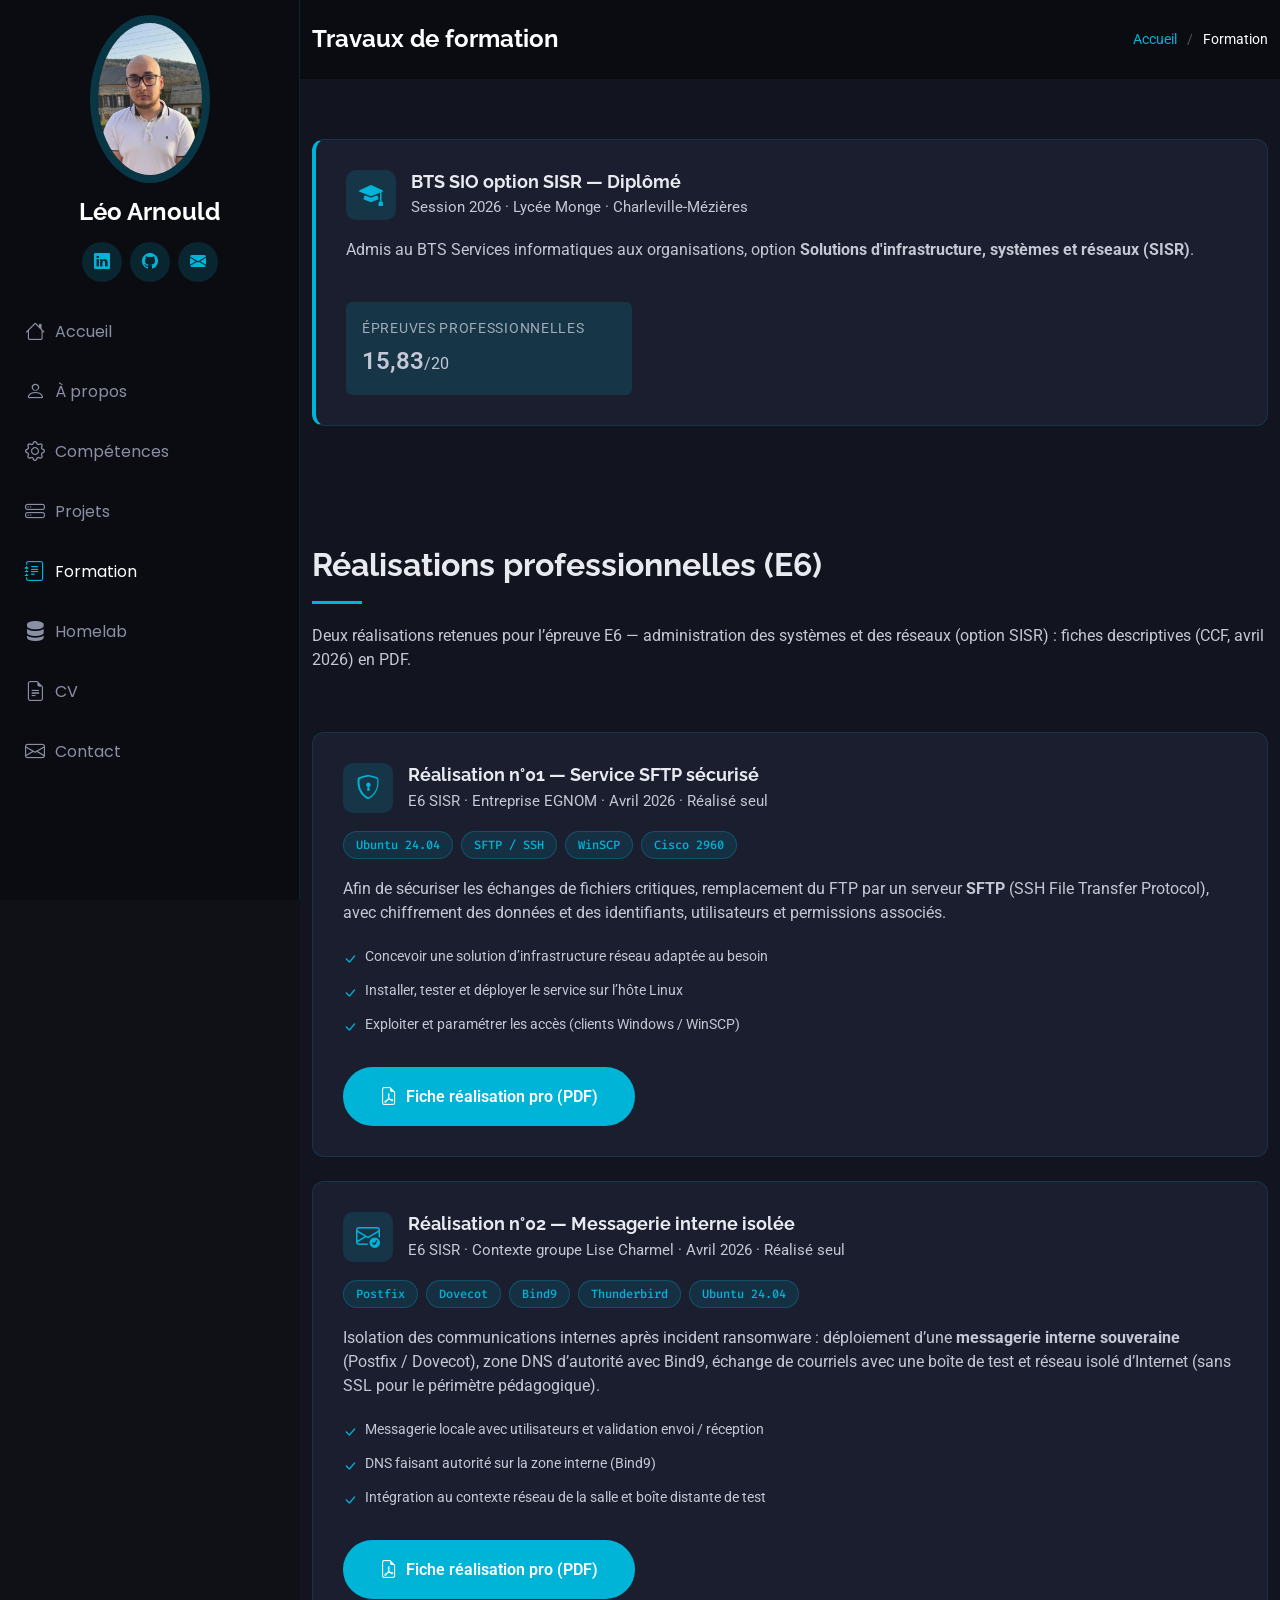
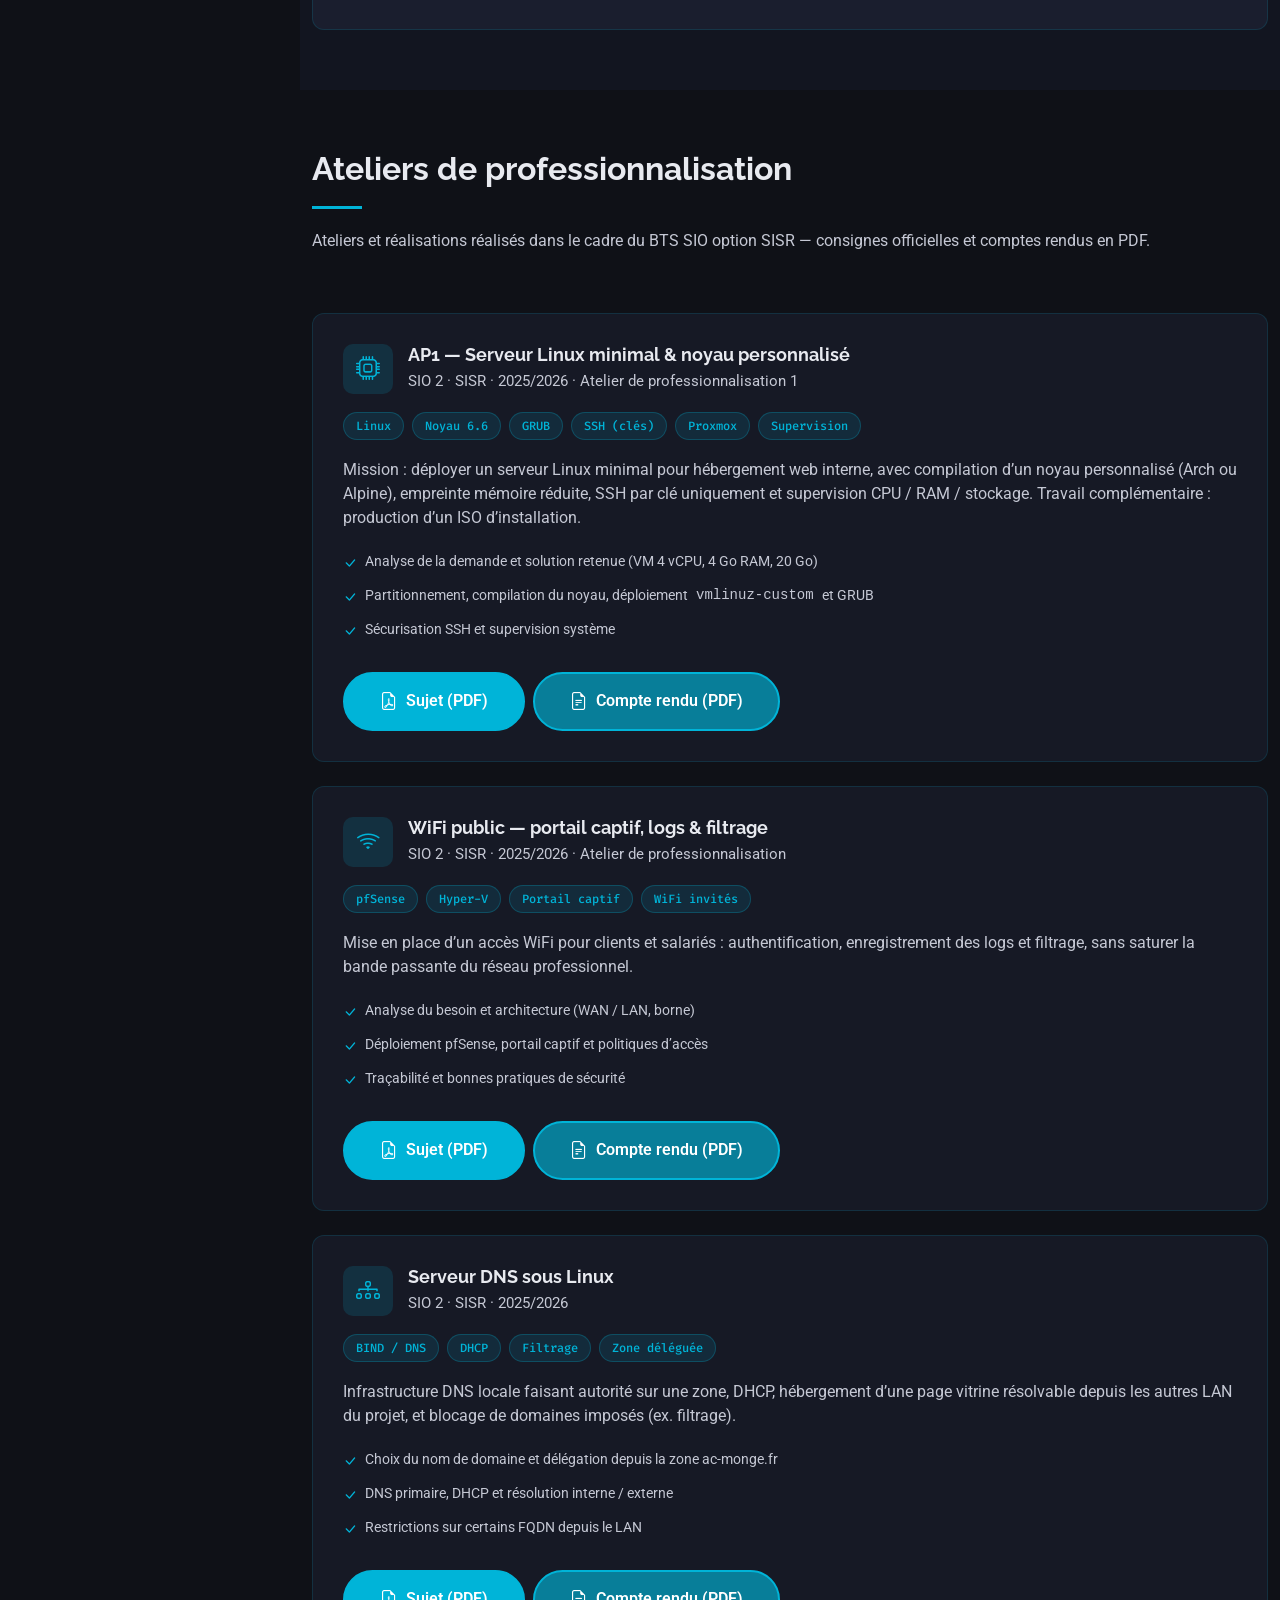
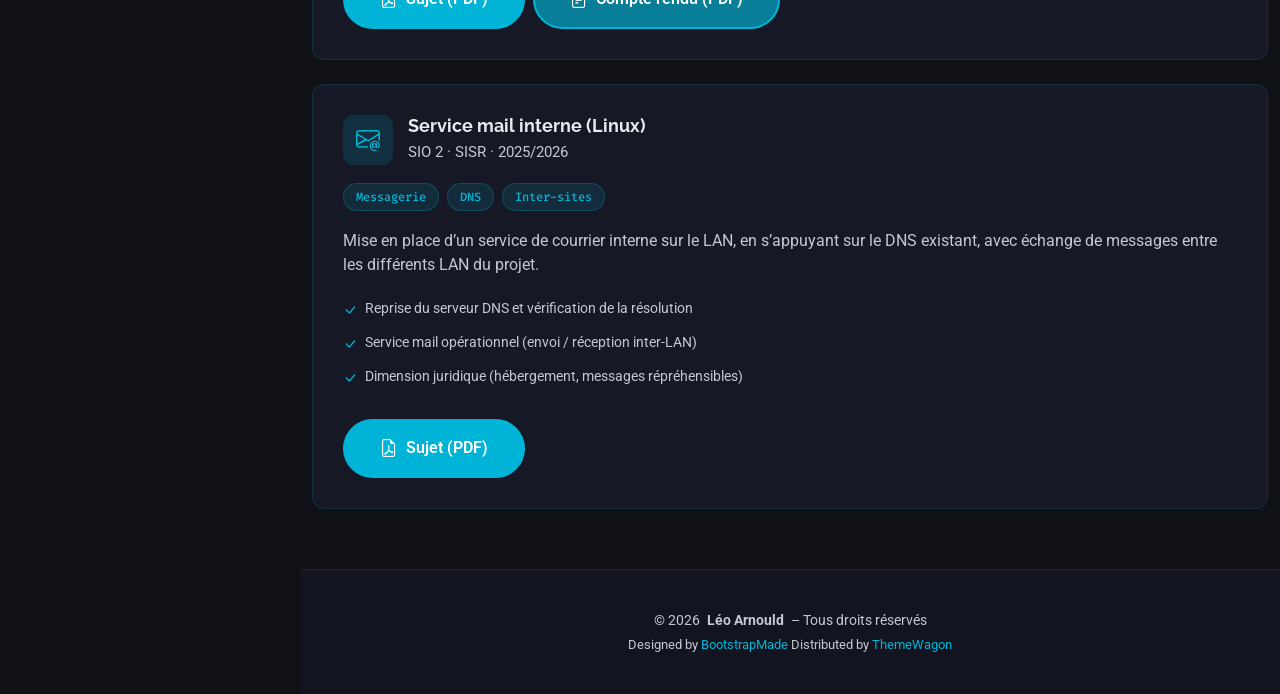
<file: bts-sio.html>
<!DOCTYPE html>
<html lang="fr">

<head>
  <meta charset="utf-8">
  <meta content="width=device-width, initial-scale=1.0" name="viewport">
  <title>Travaux de formation — BTS SIO SISR | Léo Arnould</title>
  <meta name="description" content="Travaux de formation BTS SIO option SISR (Léo Arnould) : réalisations pro, ateliers Linux, WiFi, DNS, messagerie — sujets et comptes rendus PDF.">
  <meta name="robots" content="index, follow, max-image-preview:large, max-snippet:-1, max-video-preview:-1">
  <meta name="author" content="Léo Arnould">
  <meta name="theme-color" content="#0a0c12">

  <link rel="canonical" href="https://leoarnould.fr/bts-sio.html">
  <link rel="alternate" hreflang="fr" href="https://leoarnould.fr/bts-sio.html">
  <link rel="alternate" hreflang="x-default" href="https://leoarnould.fr/bts-sio.html">

  <meta property="og:type" content="website">
  <meta property="og:site_name" content="Portfolio Léo Arnould">
  <meta property="og:locale" content="fr_FR">
  <meta property="og:url" content="https://leoarnould.fr/bts-sio.html">
  <meta property="og:title" content="Travaux de formation BTS SIO SISR | Léo Arnould">
  <meta property="og:description" content="Réalisations pro, ateliers Linux, WiFi, DNS et messagerie — sujets et comptes rendus PDF.">
  <meta property="og:image" content="https://leoarnould.fr/assets/img/my-profile-img.jpg">
  <meta property="og:image:alt" content="Léo Arnould — travaux de formation BTS SIO SISR">
  <meta name="twitter:card" content="summary_large_image">
  <meta name="twitter:title" content="Travaux de formation BTS SIO SISR — Léo Arnould">
  <meta name="twitter:description" content="Réalisations pro et ateliers SISR : Linux, réseau, WiFi, DNS, messagerie — PDF à télécharger.">
  <meta name="twitter:image" content="https://leoarnould.fr/assets/img/my-profile-img.jpg">

  <script type="application/ld+json">
  {"@context":"https://schema.org","@graph":[
    {"@type":"WebSite","@id":"https://leoarnould.fr/#website","url":"https://leoarnould.fr/","name":"Portfolio Léo Arnould","inLanguage":"fr-FR"},
    {"@type":"WebPage","@id":"https://leoarnould.fr/bts-sio.html#webpage","url":"https://leoarnould.fr/bts-sio.html","name":"Travaux de formation — BTS SIO option SISR","description":"Réalisations professionnelles et ateliers du BTS SIO SISR : Linux, WiFi, DNS, messagerie.","isPartOf":{"@id":"https://leoarnould.fr/#website"},"inLanguage":"fr-FR","breadcrumb":{"@id":"https://leoarnould.fr/bts-sio.html#breadcrumb"}},
    {"@type":"BreadcrumbList","@id":"https://leoarnould.fr/bts-sio.html#breadcrumb","itemListElement":[
      {"@type":"ListItem","position":1,"name":"Accueil","item":"https://leoarnould.fr/"},
      {"@type":"ListItem","position":2,"name":"Formation","item":"https://leoarnould.fr/bts-sio.html"}
    ]}
  ]}
  </script>

  <link href="assets/img/my-profile-img.jpg" rel="icon">
  <link href="assets/img/my-profile-img.jpg" rel="apple-touch-icon">

  <link href="https://fonts.googleapis.com" rel="preconnect">
  <link href="https://fonts.gstatic.com" rel="preconnect" crossorigin>
  <link href="https://fonts.googleapis.com/css2?family=Roboto:ital,wght@0,100;0,300;0,400;0,500;0,700;0,900;1,100;1,300;1,400;1,500;1,700;1,900&family=Poppins:ital,wght@0,100;0,200;0,300;0,400;0,500;0,600;0,700;0,800;0,900;1,100;1,200;1,300;1,400;1,500;1,600;1,700;1,800;1,900&family=Raleway:ital,wght@0,100;0,200;0,300;0,400;0,500;0,600;0,700;0,800;0,900;1,100;1,200;1,300;1,400;1,500;1,600;1,700;1,800;1,900&family=Fira+Code:wght@400;500;600&display=swap" rel="stylesheet">

  <link href="assets/vendor/bootstrap/css/bootstrap.min.css" rel="stylesheet">
  <link href="assets/vendor/bootstrap-icons/bootstrap-icons.css" rel="stylesheet">
  <link href="assets/vendor/aos/aos.css" rel="stylesheet">
  <link href="assets/vendor/glightbox/css/glightbox.min.css" rel="stylesheet">
  <link href="assets/vendor/swiper/swiper-bundle.min.css" rel="stylesheet">

  <link href="assets/css/main.css" rel="stylesheet">
</head>

<body class="portfolio-details-page">

  <header id="header" class="header dark-background d-flex flex-column">
    <i class="header-toggle d-xl-none bi bi-list"></i>

    <div class="profile-img">
      <img src="assets/img/my-profile-img.jpg" alt="Photo de Léo Arnould" class="img-fluid rounded-circle">
    </div>

    <a href="index.html" class="logo d-flex align-items-center justify-content-center">
      <h1 class="sitename">Léo Arnould</h1>
    </a>

    <div class="social-links text-center">
      <a href="https://www.linkedin.com/in/l%C3%A9o-arnould-480a563b5/" target="_blank" rel="noopener noreferrer" class="linkedin" aria-label="LinkedIn"><i class="bi bi-linkedin"></i></a>
      <a href="https://github.com/Zixos95" target="_blank" class="github" aria-label="GitHub"><i class="bi bi-github"></i></a>
      <a href="mailto:leo.arnould08@gmail.com" class="email" aria-label="Email"><i class="bi bi-envelope-fill"></i></a>
    </div>

    <nav id="navmenu" class="navmenu">
      <ul>
        <li><a href="index.html#hero"><i class="bi bi-house navicon"></i>Accueil</a></li>
        <li><a href="index.html#about"><i class="bi bi-person navicon"></i> À propos</a></li>
        <li><a href="index.html#skills"><i class="bi bi-gear navicon"></i> Compétences</a></li>
        <li><a href="index.html#projects"><i class="bi bi-hdd-stack navicon"></i> Projets</a></li>
        <li><a href="bts-sio.html" class="active"><i class="bi bi-journal-text navicon"></i> Formation</a></li>
        <li><a href="index.html#homelab"><i class="bi bi-server navicon"></i> Homelab</a></li>
        <li><a href="index.html#resume"><i class="bi bi-file-earmark-text navicon"></i> CV</a></li>
        <li><a href="index.html#contact"><i class="bi bi-envelope navicon"></i> Contact</a></li>
      </ul>
    </nav>

  </header>

  <main class="main">

    <div class="page-title dark-background">
      <div class="container d-lg-flex justify-content-between align-items-center">
        <h1 class="mb-2 mb-lg-0">Travaux de formation</h1>
        <nav class="breadcrumbs">
          <ol>
            <li><a href="index.html">Accueil</a></li>
            <li class="current">Formation</li>
          </ol>
        </nav>
      </div>
    </div>


    <section id="bts-resultat" class="section light-background">
      <div class="container" data-aos="fade-up">
        <div class="project-card" style="border-left: 4px solid var(--accent-color);">
          <div class="project-card-header">
            <div class="project-icon">
              <i class="bi bi-mortarboard-fill"></i>
            </div>
            <div>
              <h3>BTS SIO option SISR — Diplômé</h3>
              <p class="mb-0 mt-1" style="color: var(--default-color); font-size: 0.95rem;">Session 2026 · Lycée Monge · Charleville-Mézières</p>
            </div>
          </div>
          <p class="mt-3 mb-0">
            Admis au BTS Services informatiques aux organisations, option <strong>Solutions d'infrastructure, systèmes et réseaux (SISR)</strong>.
          </p>
          <div class="row mt-4 g-3">
            <div class="col-sm-6 col-md-4">
              <div class="p-3 rounded" style="background: color-mix(in srgb, var(--accent-color), transparent 85%);">
                <p class="mb-1 small text-uppercase" style="letter-spacing: 0.05em; opacity: 0.8;">Épreuves professionnelles</p>
                <p class="mb-0 fs-4 fw-semibold">15,83<span class="fs-6 fw-normal">/20</span></p>
              </div>
            </div>
          </div>
        </div>
      </div>
    </section>

    <section id="realisations-pro" class="section light-background">
      <div class="container section-title" data-aos="fade-up">
        <h2>Réalisations professionnelles (E6)</h2>
        <p>Deux réalisations retenues pour l’épreuve E6 — administration des systèmes et des réseaux (option SISR) : fiches descriptives (CCF, avril 2026) en PDF.</p>
      </div>

      <div class="container" data-aos="fade-up" data-aos-delay="100">
        <div class="row gy-4">

          <div class="col-12">
            <div class="project-card">
              <div class="project-card-header">
                <div class="project-icon">
                  <i class="bi bi-shield-lock"></i>
                </div>
                <div>
                  <h3>Réalisation n°01 — Service SFTP sécurisé</h3>
                  <p class="mb-0 mt-1" style="color: var(--default-color); font-size: 0.95rem;">E6 SISR · Entreprise EGNOM · Avril 2026 · Réalisé seul</p>
                </div>
              </div>
              <div class="project-tech-badges mt-3">
                <span class="badge-tech">Ubuntu 24.04</span>
                <span class="badge-tech">SFTP / SSH</span>
                <span class="badge-tech">WinSCP</span>
                <span class="badge-tech">Cisco 2960</span>
              </div>
              <p class="mt-3 mb-0">
                Afin de sécuriser les échanges de fichiers critiques, remplacement du FTP par un serveur <strong>SFTP</strong> (SSH File Transfer Protocol), avec chiffrement des données et des identifiants, utilisateurs et permissions associés.
              </p>
              <ul class="project-list mt-3">
                <li><i class="bi bi-check-lg"></i> Concevoir une solution d’infrastructure réseau adaptée au besoin</li>
                <li><i class="bi bi-check-lg"></i> Installer, tester et déployer le service sur l’hôte Linux</li>
                <li><i class="bi bi-check-lg"></i> Exploiter et paramétrer les accès (clients Windows / WinSCP)</li>
              </ul>
              <div class="d-flex flex-wrap gap-2 mt-4">
                <a href="assets/docs/bts/realisation-pro-01-sftp.pdf" target="_blank" rel="noopener noreferrer" class="btn-download-cv" style="display: inline-flex; align-items: center; gap: 8px;">
                  <i class="bi bi-file-earmark-pdf"></i> Fiche réalisation pro (PDF)
                </a>
              </div>
            </div>
          </div>

          <div class="col-12">
            <div class="project-card">
              <div class="project-card-header">
                <div class="project-icon">
                  <i class="bi bi-envelope-check"></i>
                </div>
                <div>
                  <h3>Réalisation n°02 — Messagerie interne isolée</h3>
                  <p class="mb-0 mt-1" style="color: var(--default-color); font-size: 0.95rem;">E6 SISR · Contexte groupe Lise Charmel · Avril 2026 · Réalisé seul</p>
                </div>
              </div>
              <div class="project-tech-badges mt-3">
                <span class="badge-tech">Postfix</span>
                <span class="badge-tech">Dovecot</span>
                <span class="badge-tech">Bind9</span>
                <span class="badge-tech">Thunderbird</span>
                <span class="badge-tech">Ubuntu 24.04</span>
              </div>
              <p class="mt-3 mb-0">
                Isolation des communications internes après incident ransomware : déploiement d’une <strong>messagerie interne souveraine</strong> (Postfix / Dovecot), zone DNS d’autorité avec Bind9, échange de courriels avec une boîte de test et réseau isolé d’Internet (sans SSL pour le périmètre pédagogique).
              </p>
              <ul class="project-list mt-3">
                <li><i class="bi bi-check-lg"></i> Messagerie locale avec utilisateurs et validation envoi / réception</li>
                <li><i class="bi bi-check-lg"></i> DNS faisant autorité sur la zone interne (Bind9)</li>
                <li><i class="bi bi-check-lg"></i> Intégration au contexte réseau de la salle et boîte distante de test</li>
              </ul>
              <div class="d-flex flex-wrap gap-2 mt-4">
                <a href="assets/docs/bts/realisation-pro-02-messagerie-interne.pdf" target="_blank" rel="noopener noreferrer" class="btn-download-cv" style="display: inline-flex; align-items: center; gap: 8px;">
                  <i class="bi bi-file-earmark-pdf"></i> Fiche réalisation pro (PDF)
                </a>
              </div>
            </div>
          </div>

        </div>
      </div>
    </section>

    <section id="bts-projects" class="section">
      <div class="container section-title" data-aos="fade-up">
        <h2>Ateliers de professionnalisation</h2>
        <p>Ateliers et réalisations réalisés dans le cadre du BTS SIO option SISR — consignes officielles et comptes rendus en PDF.</p>
      </div>

      <div class="container" data-aos="fade-up" data-aos-delay="100">
        <div class="row gy-4">

          <div class="col-12">
            <div class="project-card">
              <div class="project-card-header">
                <div class="project-icon">
                  <i class="bi bi-cpu"></i>
                </div>
                <div>
                  <h3>AP1 — Serveur Linux minimal &amp; noyau personnalisé</h3>
                  <p class="mb-0 mt-1" style="color: var(--default-color); font-size: 0.95rem;">SIO 2 · SISR · 2025/2026 · Atelier de professionnalisation 1</p>
                </div>
              </div>
              <div class="project-tech-badges mt-3">
                <span class="badge-tech">Linux</span>
                <span class="badge-tech">Noyau 6.6</span>
                <span class="badge-tech">GRUB</span>
                <span class="badge-tech">SSH (clés)</span>
                <span class="badge-tech">Proxmox</span>
                <span class="badge-tech">Supervision</span>
              </div>
              <p class="mt-3 mb-0">
                Mission : déployer un serveur Linux minimal pour hébergement web interne, avec compilation d’un noyau personnalisé (Arch ou Alpine), empreinte mémoire réduite, SSH par clé uniquement et supervision CPU / RAM / stockage. Travail complémentaire : production d’un ISO d’installation.
              </p>
              <ul class="project-list mt-3">
                <li><i class="bi bi-check-lg"></i> Analyse de la demande et solution retenue (VM 4 vCPU, 4 Go RAM, 20 Go)</li>
                <li><i class="bi bi-check-lg"></i> Partitionnement, compilation du noyau, déploiement <span class="font-monospace" style="font-family: var(--mono-font);">vmlinuz-custom</span> et GRUB</li>
                <li><i class="bi bi-check-lg"></i> Sécurisation SSH et supervision système</li>
              </ul>
              <div class="d-flex flex-wrap gap-2 mt-4">
                <a href="assets/docs/bts/ap1-noyau-linux-sujet.pdf" target="_blank" rel="noopener noreferrer" class="btn-download-cv" style="display: inline-flex; align-items: center; gap: 8px;">
                  <i class="bi bi-file-earmark-pdf"></i> Sujet (PDF)
                </a>
                <a href="assets/docs/bts/ap1-noyau-linux-compte-rendu.pdf" target="_blank" rel="noopener noreferrer" class="btn-download-cv" style="display: inline-flex; align-items: center; gap: 8px; background-color: color-mix(in srgb, var(--accent-color), transparent 35%);">
                  <i class="bi bi-file-earmark-text"></i> Compte rendu (PDF)
                </a>
              </div>
            </div>
          </div>

          <div class="col-12">
            <div class="project-card">
              <div class="project-card-header">
                <div class="project-icon">
                  <i class="bi bi-wifi"></i>
                </div>
                <div>
                  <h3>WiFi public — portail captif, logs &amp; filtrage</h3>
                  <p class="mb-0 mt-1" style="color: var(--default-color); font-size: 0.95rem;">SIO 2 · SISR · 2025/2026 · Atelier de professionnalisation</p>
                </div>
              </div>
              <div class="project-tech-badges mt-3">
                <span class="badge-tech">pfSense</span>
                <span class="badge-tech">Hyper-V</span>
                <span class="badge-tech">Portail captif</span>
                <span class="badge-tech">WiFi invités</span>
              </div>
              <p class="mt-3 mb-0">
                Mise en place d’un accès WiFi pour clients et salariés : authentification, enregistrement des logs et filtrage, sans saturer la bande passante du réseau professionnel.
              </p>
              <ul class="project-list mt-3">
                <li><i class="bi bi-check-lg"></i> Analyse du besoin et architecture (WAN / LAN, borne)</li>
                <li><i class="bi bi-check-lg"></i> Déploiement pfSense, portail captif et politiques d’accès</li>
                <li><i class="bi bi-check-lg"></i> Traçabilité et bonnes pratiques de sécurité</li>
              </ul>
              <div class="d-flex flex-wrap gap-2 mt-4">
                <a href="assets/docs/bts/ap1-wifi-sujet.pdf" target="_blank" rel="noopener noreferrer" class="btn-download-cv" style="display: inline-flex; align-items: center; gap: 8px;">
                  <i class="bi bi-file-earmark-pdf"></i> Sujet (PDF)
                </a>
                <a href="assets/docs/bts/ap1-wifi-compte-rendu.pdf" target="_blank" rel="noopener noreferrer" class="btn-download-cv" style="display: inline-flex; align-items: center; gap: 8px; background-color: color-mix(in srgb, var(--accent-color), transparent 35%);">
                  <i class="bi bi-file-earmark-text"></i> Compte rendu (PDF)
                </a>
              </div>
            </div>
          </div>

          <div class="col-12">
            <div class="project-card">
              <div class="project-card-header">
                <div class="project-icon">
                  <i class="bi bi-diagram-3"></i>
                </div>
                <div>
                  <h3>Serveur DNS sous Linux</h3>
                  <p class="mb-0 mt-1" style="color: var(--default-color); font-size: 0.95rem;">SIO 2 · SISR · 2025/2026</p>
                </div>
              </div>
              <div class="project-tech-badges mt-3">
                <span class="badge-tech">BIND / DNS</span>
                <span class="badge-tech">DHCP</span>
                <span class="badge-tech">Filtrage</span>
                <span class="badge-tech">Zone déléguée</span>
              </div>
              <p class="mt-3 mb-0">
                Infrastructure DNS locale faisant autorité sur une zone, DHCP, hébergement d’une page vitrine résolvable depuis les autres LAN du projet, et blocage de domaines imposés (ex. filtrage).
              </p>
              <ul class="project-list mt-3">
                <li><i class="bi bi-check-lg"></i> Choix du nom de domaine et délégation depuis la zone ac-monge.fr</li>
                <li><i class="bi bi-check-lg"></i> DNS primaire, DHCP et résolution interne / externe</li>
                <li><i class="bi bi-check-lg"></i> Restrictions sur certains FQDN depuis le LAN</li>
              </ul>
              <div class="d-flex flex-wrap gap-2 mt-4">
                <a href="assets/docs/bts/ap-dns-sujet.pdf" target="_blank" rel="noopener noreferrer" class="btn-download-cv" style="display: inline-flex; align-items: center; gap: 8px;">
                  <i class="bi bi-file-earmark-pdf"></i> Sujet (PDF)
                </a>
                <a href="assets/docs/bts/ap-dns-compte-rendu.pdf" target="_blank" rel="noopener noreferrer" class="btn-download-cv" style="display: inline-flex; align-items: center; gap: 8px; background-color: color-mix(in srgb, var(--accent-color), transparent 35%);">
                  <i class="bi bi-file-earmark-text"></i> Compte rendu (PDF)
                </a>
              </div>
            </div>
          </div>

          <div class="col-12">
            <div class="project-card">
              <div class="project-card-header">
                <div class="project-icon">
                  <i class="bi bi-envelope-at"></i>
                </div>
                <div>
                  <h3>Service mail interne (Linux)</h3>
                  <p class="mb-0 mt-1" style="color: var(--default-color); font-size: 0.95rem;">SIO 2 · SISR · 2025/2026</p>
                </div>
              </div>
              <div class="project-tech-badges mt-3">
                <span class="badge-tech">Messagerie</span>
                <span class="badge-tech">DNS</span>
                <span class="badge-tech">Inter-sites</span>
              </div>
              <p class="mt-3 mb-0">
                Mise en place d’un service de courrier interne sur le LAN, en s’appuyant sur le DNS existant, avec échange de messages entre les différents LAN du projet.
              </p>
              <ul class="project-list mt-3">
                <li><i class="bi bi-check-lg"></i> Reprise du serveur DNS et vérification de la résolution</li>
                <li><i class="bi bi-check-lg"></i> Service mail opérationnel (envoi / réception inter-LAN)</li>
                <li><i class="bi bi-check-lg"></i> Dimension juridique (hébergement, messages répréhensibles)</li>
              </ul>
              <div class="d-flex flex-wrap gap-2 mt-4">
                <a href="assets/docs/bts/ap-mail-sujet.pdf" target="_blank" rel="noopener noreferrer" class="btn-download-cv" style="display: inline-flex; align-items: center; gap: 8px;">
                  <i class="bi bi-file-earmark-pdf"></i> Sujet (PDF)
                </a>
              </div>
            </div>
          </div>

        </div>

      </div>
    </section>

  </main>

  <footer id="footer" class="footer position-relative light-background">
    <div class="container">
      <div class="copyright text-center">
        <p>&copy; <span>2026</span> <strong class="px-1 sitename">Léo Arnould</strong> <span>– Tous droits réservés</span></p>
      </div>
      <div class="credits">
        Designed by <a href="https://bootstrapmade.com/">BootstrapMade</a> Distributed by <a href="https://themewagon.com">ThemeWagon</a>
      </div>
    </div>
  </footer>

  <a href="#" id="scroll-top" class="scroll-top d-flex align-items-center justify-content-center"><i class="bi bi-arrow-up-short"></i></a>

  <div id="preloader"></div>

  <script src="assets/vendor/bootstrap/js/bootstrap.bundle.min.js"></script>
  <script src="assets/vendor/aos/aos.js"></script>
  <script src="assets/vendor/typed.js/typed.umd.js"></script>
  <script src="assets/vendor/purecounter/purecounter_vanilla.js"></script>
  <script src="assets/vendor/waypoints/noframework.waypoints.js"></script>
  <script src="assets/vendor/glightbox/js/glightbox.min.js"></script>
  <script src="assets/vendor/imagesloaded/imagesloaded.pkgd.min.js"></script>
  <script src="assets/vendor/isotope-layout/isotope.pkgd.min.js"></script>
  <script src="assets/vendor/swiper/swiper-bundle.min.js"></script>

  <script src="assets/js/main.js"></script>

</body>

</html>
</file>
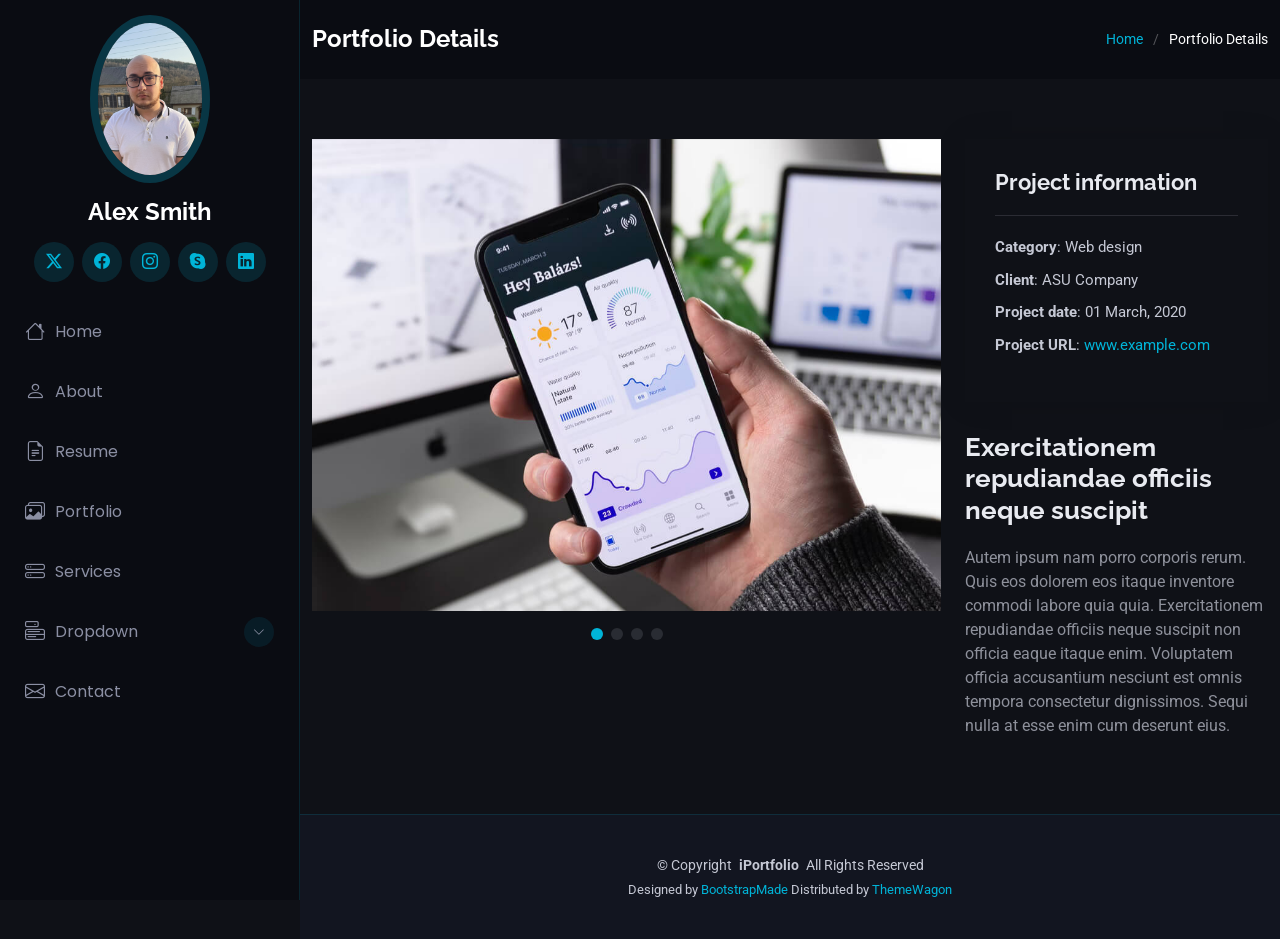
<file: portfolio-details.html>
<!DOCTYPE html>
<html lang="fr">

<head>
  <meta charset="utf-8">
  <meta content="width=device-width, initial-scale=1.0" name="viewport">
  <title>Détail projet – Léo Arnould</title>
  <meta content="Détail d'un projet du portfolio de Léo Arnould, administrateur systèmes et réseaux : contexte, technologies et résultats." name="description">
  <meta content="portfolio, projet, infrastructure, Léo Arnould" name="keywords">

  <link rel="canonical" href="https://leoarnould.fr/portfolio-details.html">
  <meta property="og:type" content="website">
  <meta property="og:locale" content="fr_FR">
  <meta property="og:url" content="https://leoarnould.fr/portfolio-details.html">
  <meta property="og:title" content="Détail projet – Léo Arnould">
  <meta property="og:description" content="Détail d'un projet du portfolio de Léo Arnould, administrateur systèmes et réseaux.">
  <meta property="og:image" content="https://leoarnould.fr/assets/img/my-profile-img.jpg">
  <meta property="og:image:alt" content="Léo Arnould">
  <meta name="twitter:card" content="summary_large_image">
  <meta name="twitter:title" content="Détail projet – Léo Arnould">
  <meta name="twitter:description" content="Détail d'un projet du portfolio de Léo Arnould.">
  <meta name="twitter:image" content="https://leoarnould.fr/assets/img/my-profile-img.jpg">

  <!-- Favicons -->
  <link href="assets/img/favicon.png" rel="icon">
  <link href="assets/img/apple-touch-icon.png" rel="apple-touch-icon">

  <!-- Fonts -->
  <link href="https://fonts.googleapis.com" rel="preconnect">
  <link href="https://fonts.gstatic.com" rel="preconnect" crossorigin>
  <link href="https://fonts.googleapis.com/css2?family=Roboto:ital,wght@0,100;0,300;0,400;0,500;0,700;0,900;1,100;1,300;1,400;1,500;1,700;1,900&family=Poppins:ital,wght@0,100;0,200;0,300;0,400;0,500;0,600;0,700;0,800;0,900;1,100;1,200;1,300;1,400;1,500;1,600;1,700;1,800;1,900&family=Raleway:ital,wght@0,100;0,200;0,300;0,400;0,500;0,600;0,700;0,800;0,900;1,100;1,200;1,300;1,400;1,500;1,600;1,700;1,800;1,900&display=swap" rel="stylesheet">

  <!-- Vendor CSS Files -->
  <link href="assets/vendor/bootstrap/css/bootstrap.min.css" rel="stylesheet">
  <link href="assets/vendor/bootstrap-icons/bootstrap-icons.css" rel="stylesheet">
  <link href="assets/vendor/aos/aos.css" rel="stylesheet">
  <link href="assets/vendor/glightbox/css/glightbox.min.css" rel="stylesheet">
  <link href="assets/vendor/swiper/swiper-bundle.min.css" rel="stylesheet">

  <!-- Main CSS File -->
  <link href="assets/css/main.css" rel="stylesheet">

  <!-- =======================================================
  * Template Name: iPortfolio
  * Template URL: https://bootstrapmade.com/iportfolio-bootstrap-portfolio-websites-template/
  * Updated: Jun 29 2024 with Bootstrap v5.3.3
  * Author: BootstrapMade.com
  * License: https://bootstrapmade.com/license/
  ======================================================== -->
</head>

<body class="portfolio-details-page">

  <header id="header" class="header dark-background d-flex flex-column">
    <i class="header-toggle d-xl-none bi bi-list"></i>

    <div class="profile-img">
      <img src="assets/img/my-profile-img.jpg" alt="" class="img-fluid rounded-circle">
    </div>

    <a href="index.html" class="logo d-flex align-items-center justify-content-center">
      <!-- Uncomment the line below if you also wish to use an image logo -->
      <!-- <img src="assets/img/logo.png" alt=""> -->
      <h1 class="sitename">Alex Smith</h1>
    </a>

    <div class="social-links text-center">
      <a href="#" class="twitter"><i class="bi bi-twitter-x"></i></a>
      <a href="#" class="facebook"><i class="bi bi-facebook"></i></a>
      <a href="#" class="instagram"><i class="bi bi-instagram"></i></a>
      <a href="#" class="google-plus"><i class="bi bi-skype"></i></a>
      <a href="#" class="linkedin"><i class="bi bi-linkedin"></i></a>
    </div>

    <nav id="navmenu" class="navmenu">
      <ul>
        <li><a href="#hero"><i class="bi bi-house navicon"></i>Home</a></li>
        <li><a href="#about"><i class="bi bi-person navicon"></i> About</a></li>
        <li><a href="#resume"><i class="bi bi-file-earmark-text navicon"></i> Resume</a></li>
        <li><a href="#portfolio"><i class="bi bi-images navicon"></i> Portfolio</a></li>
        <li><a href="#services"><i class="bi bi-hdd-stack navicon"></i> Services</a></li>
        <li class="dropdown"><a href="#"><i class="bi bi-menu-button navicon"></i> <span>Dropdown</span> <i class="bi bi-chevron-down toggle-dropdown"></i></a>
          <ul>
            <li><a href="#">Dropdown 1</a></li>
            <li class="dropdown"><a href="#"><span>Deep Dropdown</span> <i class="bi bi-chevron-down toggle-dropdown"></i></a>
              <ul>
                <li><a href="#">Deep Dropdown 1</a></li>
                <li><a href="#">Deep Dropdown 2</a></li>
                <li><a href="#">Deep Dropdown 3</a></li>
                <li><a href="#">Deep Dropdown 4</a></li>
                <li><a href="#">Deep Dropdown 5</a></li>
              </ul>
            </li>
            <li><a href="#">Dropdown 2</a></li>
            <li><a href="#">Dropdown 3</a></li>
            <li><a href="#">Dropdown 4</a></li>
          </ul>
        </li>
        <li><a href="#contact"><i class="bi bi-envelope navicon"></i> Contact</a></li>
      </ul>
    </nav>

  </header>

  <main class="main">

    <!-- Page Title -->
    <div class="page-title dark-background">
      <div class="container d-lg-flex justify-content-between align-items-center">
        <h1 class="mb-2 mb-lg-0">Portfolio Details</h1>
        <nav class="breadcrumbs">
          <ol>
            <li><a href="index.html">Home</a></li>
            <li class="current">Portfolio Details</li>
          </ol>
        </nav>
      </div>
    </div><!-- End Page Title -->

    <!-- Portfolio Details Section -->
    <section id="portfolio-details" class="portfolio-details section">

      <div class="container" data-aos="fade-up" data-aos-delay="100">

        <div class="row gy-4">

          <div class="col-lg-8">
            <div class="portfolio-details-slider swiper init-swiper">

              <script type="application/json" class="swiper-config">
                {
                  "loop": true,
                  "speed": 600,
                  "autoplay": {
                    "delay": 5000
                  },
                  "slidesPerView": "auto",
                  "pagination": {
                    "el": ".swiper-pagination",
                    "type": "bullets",
                    "clickable": true
                  }
                }
              </script>

              <div class="swiper-wrapper align-items-center">

                <div class="swiper-slide">
                  <img src="assets/img/portfolio/app-1.jpg" alt="">
                </div>

                <div class="swiper-slide">
                  <img src="assets/img/portfolio/product-1.jpg" alt="">
                </div>

                <div class="swiper-slide">
                  <img src="assets/img/portfolio/branding-1.jpg" alt="">
                </div>

                <div class="swiper-slide">
                  <img src="assets/img/portfolio/books-1.jpg" alt="">
                </div>

              </div>
              <div class="swiper-pagination"></div>
            </div>
          </div>

          <div class="col-lg-4">
            <div class="portfolio-info" data-aos="fade-up" data-aos-delay="200">
              <h3>Project information</h3>
              <ul>
                <li><strong>Category</strong>: Web design</li>
                <li><strong>Client</strong>: ASU Company</li>
                <li><strong>Project date</strong>: 01 March, 2020</li>
                <li><strong>Project URL</strong>: <a href="#">www.example.com</a></li>
              </ul>
            </div>
            <div class="portfolio-description" data-aos="fade-up" data-aos-delay="300">
              <h2>Exercitationem repudiandae officiis neque suscipit</h2>
              <p>
                Autem ipsum nam porro corporis rerum. Quis eos dolorem eos itaque inventore commodi labore quia quia. Exercitationem repudiandae officiis neque suscipit non officia eaque itaque enim. Voluptatem officia accusantium nesciunt est omnis tempora consectetur dignissimos. Sequi nulla at esse enim cum deserunt eius.
              </p>
            </div>
          </div>

        </div>

      </div>

    </section><!-- /Portfolio Details Section -->

  </main>

  <footer id="footer" class="footer position-relative light-background">

    <div class="container">
      <div class="copyright text-center ">
        <p>© <span>Copyright</span> <strong class="px-1 sitename">iPortfolio</strong> <span>All Rights Reserved</span></p>
      </div>
      <div class="credits">
        <!-- All the links in the footer should remain intact. -->
        <!-- You can delete the links only if you've purchased the pro version. -->
        <!-- Licensing information: https://bootstrapmade.com/license/ -->
        <!-- Purchase the pro version with working PHP/AJAX contact form: [buy-url] -->
        Designed by <a href="https://bootstrapmade.com/">BootstrapMade</a> Distributed by <a href="https://themewagon.com">ThemeWagon</a>
      </div>
    </div>

  </footer>

  <!-- Scroll Top -->
  <a href="#" id="scroll-top" class="scroll-top d-flex align-items-center justify-content-center"><i class="bi bi-arrow-up-short"></i></a>

  <!-- Preloader -->
  <div id="preloader"></div>

  <!-- Vendor JS Files -->
  <script src="assets/vendor/bootstrap/js/bootstrap.bundle.min.js"></script>
  <script src="assets/vendor/php-email-form/validate.js"></script>
  <script src="assets/vendor/aos/aos.js"></script>
  <script src="assets/vendor/typed.js/typed.umd.js"></script>
  <script src="assets/vendor/purecounter/purecounter_vanilla.js"></script>
  <script src="assets/vendor/waypoints/noframework.waypoints.js"></script>
  <script src="assets/vendor/glightbox/js/glightbox.min.js"></script>
  <script src="assets/vendor/imagesloaded/imagesloaded.pkgd.min.js"></script>
  <script src="assets/vendor/isotope-layout/isotope.pkgd.min.js"></script>
  <script src="assets/vendor/swiper/swiper-bundle.min.js"></script>

  <!-- Main JS File -->
  <script src="assets/js/main.js"></script>

</body>

</html>
</file>
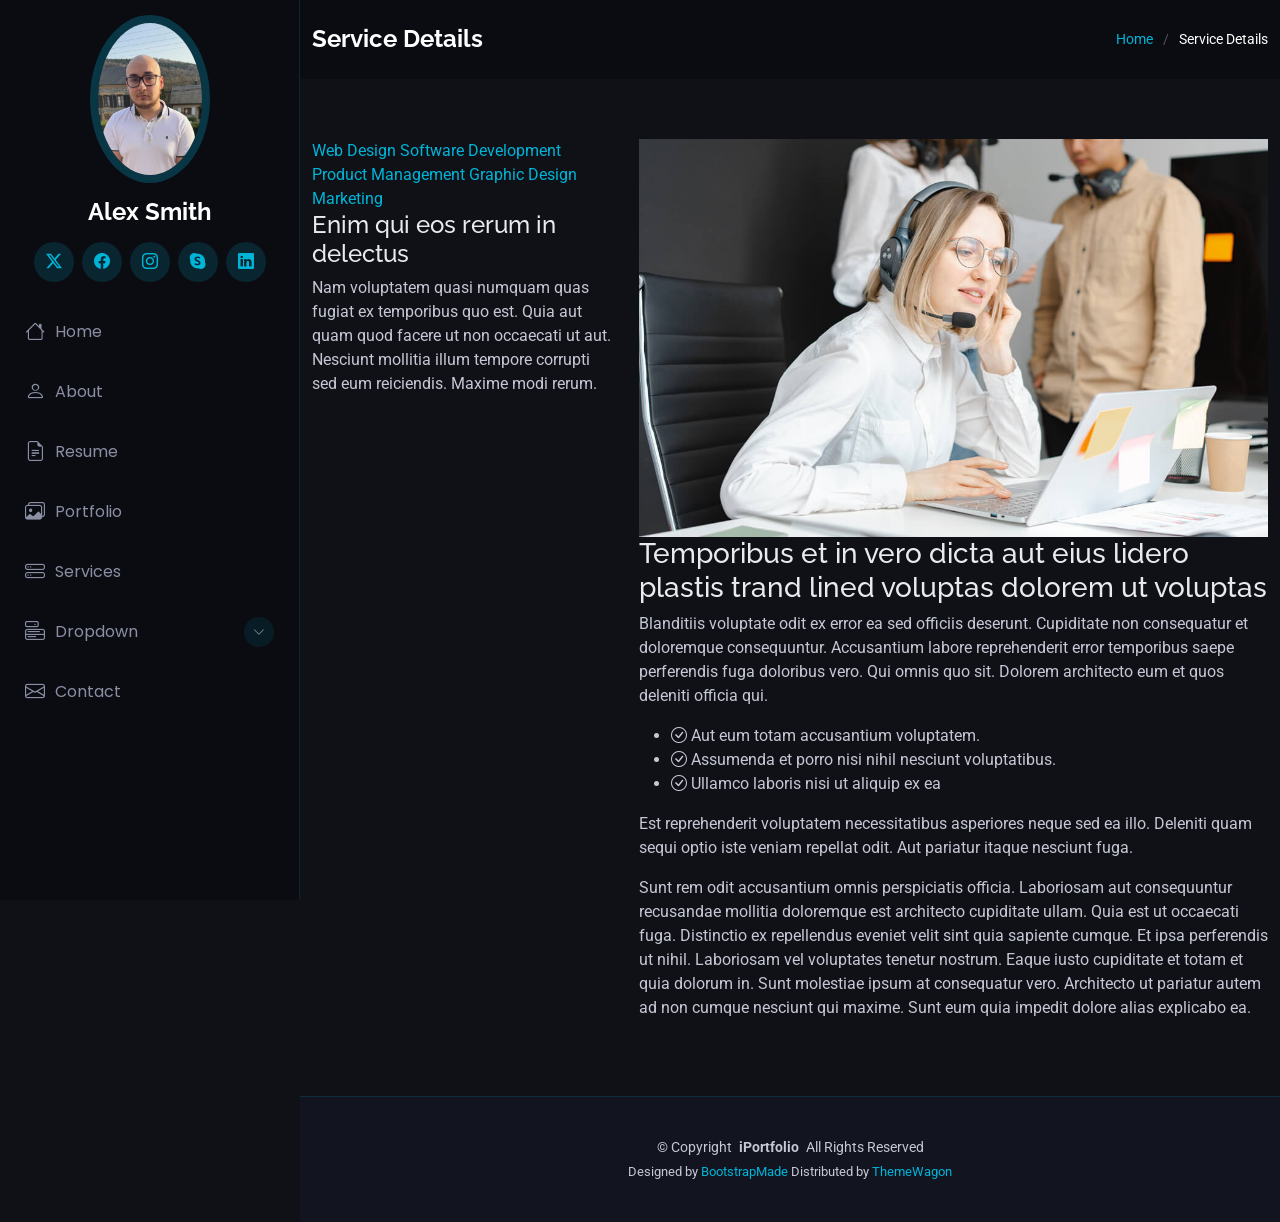
<file: service-details.html>
<!DOCTYPE html>
<html lang="fr">

<head>
  <meta charset="utf-8">
  <meta content="width=device-width, initial-scale=1.0" name="viewport">
  <title>Détail prestation – Léo Arnould</title>
  <meta content="Présentation détaillée d'une prestation : compétences et solutions proposées par Léo Arnould, administrateur systèmes et réseaux." name="description">
  <meta content="prestation, services IT, infrastructure, Léo Arnould" name="keywords">

  <link rel="canonical" href="https://leoarnould.fr/service-details.html">
  <meta property="og:type" content="website">
  <meta property="og:locale" content="fr_FR">
  <meta property="og:url" content="https://leoarnould.fr/service-details.html">
  <meta property="og:title" content="Détail prestation – Léo Arnould">
  <meta property="og:description" content="Présentation détaillée d'une prestation par Léo Arnould, administrateur systèmes et réseaux.">
  <meta property="og:image" content="https://leoarnould.fr/assets/img/my-profile-img.jpg">
  <meta property="og:image:alt" content="Léo Arnould">
  <meta name="twitter:card" content="summary_large_image">
  <meta name="twitter:title" content="Détail prestation – Léo Arnould">
  <meta name="twitter:description" content="Présentation détaillée d'une prestation par Léo Arnould.">
  <meta name="twitter:image" content="https://leoarnould.fr/assets/img/my-profile-img.jpg">

  <!-- Favicons -->
  <link href="assets/img/favicon.png" rel="icon">
  <link href="assets/img/apple-touch-icon.png" rel="apple-touch-icon">

  <!-- Fonts -->
  <link href="https://fonts.googleapis.com" rel="preconnect">
  <link href="https://fonts.gstatic.com" rel="preconnect" crossorigin>
  <link href="https://fonts.googleapis.com/css2?family=Roboto:ital,wght@0,100;0,300;0,400;0,500;0,700;0,900;1,100;1,300;1,400;1,500;1,700;1,900&family=Poppins:ital,wght@0,100;0,200;0,300;0,400;0,500;0,600;0,700;0,800;0,900;1,100;1,200;1,300;1,400;1,500;1,600;1,700;1,800;1,900&family=Raleway:ital,wght@0,100;0,200;0,300;0,400;0,500;0,600;0,700;0,800;0,900;1,100;1,200;1,300;1,400;1,500;1,600;1,700;1,800;1,900&display=swap" rel="stylesheet">

  <!-- Vendor CSS Files -->
  <link href="assets/vendor/bootstrap/css/bootstrap.min.css" rel="stylesheet">
  <link href="assets/vendor/bootstrap-icons/bootstrap-icons.css" rel="stylesheet">
  <link href="assets/vendor/aos/aos.css" rel="stylesheet">
  <link href="assets/vendor/glightbox/css/glightbox.min.css" rel="stylesheet">
  <link href="assets/vendor/swiper/swiper-bundle.min.css" rel="stylesheet">

  <!-- Main CSS File -->
  <link href="assets/css/main.css" rel="stylesheet">

  <!-- =======================================================
  * Template Name: iPortfolio
  * Template URL: https://bootstrapmade.com/iportfolio-bootstrap-portfolio-websites-template/
  * Updated: Jun 29 2024 with Bootstrap v5.3.3
  * Author: BootstrapMade.com
  * License: https://bootstrapmade.com/license/
  ======================================================== -->
</head>

<body class="service-details-page">

  <header id="header" class="header dark-background d-flex flex-column">
    <i class="header-toggle d-xl-none bi bi-list"></i>

    <div class="profile-img">
      <img src="assets/img/my-profile-img.jpg" alt="" class="img-fluid rounded-circle">
    </div>

    <a href="index.html" class="logo d-flex align-items-center justify-content-center">
      <!-- Uncomment the line below if you also wish to use an image logo -->
      <!-- <img src="assets/img/logo.png" alt=""> -->
      <h1 class="sitename">Alex Smith</h1>
    </a>

    <div class="social-links text-center">
      <a href="#" class="twitter"><i class="bi bi-twitter-x"></i></a>
      <a href="#" class="facebook"><i class="bi bi-facebook"></i></a>
      <a href="#" class="instagram"><i class="bi bi-instagram"></i></a>
      <a href="#" class="google-plus"><i class="bi bi-skype"></i></a>
      <a href="#" class="linkedin"><i class="bi bi-linkedin"></i></a>
    </div>

    <nav id="navmenu" class="navmenu">
      <ul>
        <li><a href="#hero"><i class="bi bi-house navicon"></i>Home</a></li>
        <li><a href="#about"><i class="bi bi-person navicon"></i> About</a></li>
        <li><a href="#resume"><i class="bi bi-file-earmark-text navicon"></i> Resume</a></li>
        <li><a href="#portfolio"><i class="bi bi-images navicon"></i> Portfolio</a></li>
        <li><a href="#services"><i class="bi bi-hdd-stack navicon"></i> Services</a></li>
        <li class="dropdown"><a href="#"><i class="bi bi-menu-button navicon"></i> <span>Dropdown</span> <i class="bi bi-chevron-down toggle-dropdown"></i></a>
          <ul>
            <li><a href="#">Dropdown 1</a></li>
            <li class="dropdown"><a href="#"><span>Deep Dropdown</span> <i class="bi bi-chevron-down toggle-dropdown"></i></a>
              <ul>
                <li><a href="#">Deep Dropdown 1</a></li>
                <li><a href="#">Deep Dropdown 2</a></li>
                <li><a href="#">Deep Dropdown 3</a></li>
                <li><a href="#">Deep Dropdown 4</a></li>
                <li><a href="#">Deep Dropdown 5</a></li>
              </ul>
            </li>
            <li><a href="#">Dropdown 2</a></li>
            <li><a href="#">Dropdown 3</a></li>
            <li><a href="#">Dropdown 4</a></li>
          </ul>
        </li>
        <li><a href="#contact"><i class="bi bi-envelope navicon"></i> Contact</a></li>
      </ul>
    </nav>

  </header>

  <main class="main">

    <!-- Page Title -->
    <div class="page-title dark-background">
      <div class="container d-lg-flex justify-content-between align-items-center">
        <h1 class="mb-2 mb-lg-0">Service Details</h1>
        <nav class="breadcrumbs">
          <ol>
            <li><a href="index.html">Home</a></li>
            <li class="current">Service Details</li>
          </ol>
        </nav>
      </div>
    </div><!-- End Page Title -->

    <!-- Service Details Section -->
    <section id="service-details" class="service-details section">

      <div class="container">

        <div class="row gy-4">

          <div class="col-lg-4" data-aos="fade-up" data-aos-delay="100">
            <div class="services-list">
              <a href="#" class="active">Web Design</a>
              <a href="#">Software Development</a>
              <a href="#">Product Management</a>
              <a href="#">Graphic Design</a>
              <a href="#">Marketing</a>
            </div>

            <h4>Enim qui eos rerum in delectus</h4>
            <p>Nam voluptatem quasi numquam quas fugiat ex temporibus quo est. Quia aut quam quod facere ut non occaecati ut aut. Nesciunt mollitia illum tempore corrupti sed eum reiciendis. Maxime modi rerum.</p>
          </div>

          <div class="col-lg-8" data-aos="fade-up" data-aos-delay="200">
            <img src="assets/img/services.jpg" alt="" class="img-fluid services-img">
            <h3>Temporibus et in vero dicta aut eius lidero plastis trand lined voluptas dolorem ut voluptas</h3>
            <p>
              Blanditiis voluptate odit ex error ea sed officiis deserunt. Cupiditate non consequatur et doloremque consequuntur. Accusantium labore reprehenderit error temporibus saepe perferendis fuga doloribus vero. Qui omnis quo sit. Dolorem architecto eum et quos deleniti officia qui.
            </p>
            <ul>
              <li><i class="bi bi-check-circle"></i> <span>Aut eum totam accusantium voluptatem.</span></li>
              <li><i class="bi bi-check-circle"></i> <span>Assumenda et porro nisi nihil nesciunt voluptatibus.</span></li>
              <li><i class="bi bi-check-circle"></i> <span>Ullamco laboris nisi ut aliquip ex ea</span></li>
            </ul>
            <p>
              Est reprehenderit voluptatem necessitatibus asperiores neque sed ea illo. Deleniti quam sequi optio iste veniam repellat odit. Aut pariatur itaque nesciunt fuga.
            </p>
            <p>
              Sunt rem odit accusantium omnis perspiciatis officia. Laboriosam aut consequuntur recusandae mollitia doloremque est architecto cupiditate ullam. Quia est ut occaecati fuga. Distinctio ex repellendus eveniet velit sint quia sapiente cumque. Et ipsa perferendis ut nihil. Laboriosam vel voluptates tenetur nostrum. Eaque iusto cupiditate et totam et quia dolorum in. Sunt molestiae ipsum at consequatur vero. Architecto ut pariatur autem ad non cumque nesciunt qui maxime. Sunt eum quia impedit dolore alias explicabo ea.
            </p>
          </div>

        </div>

      </div>

    </section><!-- /Service Details Section -->

  </main>

  <footer id="footer" class="footer position-relative light-background">

    <div class="container">
      <div class="copyright text-center ">
        <p>© <span>Copyright</span> <strong class="px-1 sitename">iPortfolio</strong> <span>All Rights Reserved</span></p>
      </div>
      <div class="credits">
        <!-- All the links in the footer should remain intact. -->
        <!-- You can delete the links only if you've purchased the pro version. -->
        <!-- Licensing information: https://bootstrapmade.com/license/ -->
        <!-- Purchase the pro version with working PHP/AJAX contact form: [buy-url] -->
        Designed by <a href="https://bootstrapmade.com/">BootstrapMade</a> Distributed by <a href="https://themewagon.com">ThemeWagon</a>
      </div>
    </div>

  </footer>

  <!-- Scroll Top -->
  <a href="#" id="scroll-top" class="scroll-top d-flex align-items-center justify-content-center"><i class="bi bi-arrow-up-short"></i></a>

  <!-- Preloader -->
  <div id="preloader"></div>

  <!-- Vendor JS Files -->
  <script src="assets/vendor/bootstrap/js/bootstrap.bundle.min.js"></script>
  <script src="assets/vendor/php-email-form/validate.js"></script>
  <script src="assets/vendor/aos/aos.js"></script>
  <script src="assets/vendor/typed.js/typed.umd.js"></script>
  <script src="assets/vendor/purecounter/purecounter_vanilla.js"></script>
  <script src="assets/vendor/waypoints/noframework.waypoints.js"></script>
  <script src="assets/vendor/glightbox/js/glightbox.min.js"></script>
  <script src="assets/vendor/imagesloaded/imagesloaded.pkgd.min.js"></script>
  <script src="assets/vendor/isotope-layout/isotope.pkgd.min.js"></script>
  <script src="assets/vendor/swiper/swiper-bundle.min.js"></script>

  <!-- Main JS File -->
  <script src="assets/js/main.js"></script>

</body>

</html>
</file>
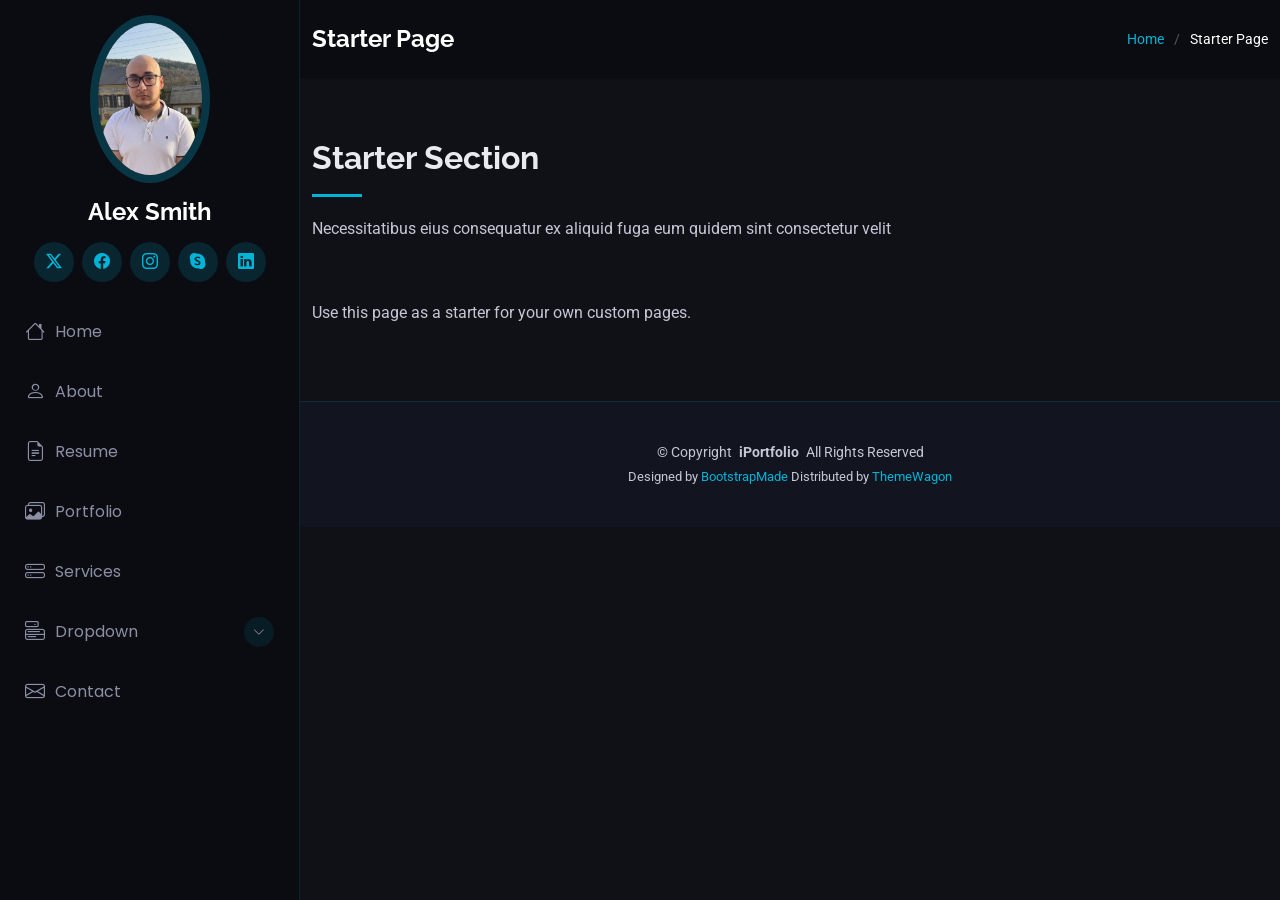
<file: starter-page.html>
<!DOCTYPE html>
<html lang="fr">

<head>
  <meta charset="utf-8">
  <meta content="width=device-width, initial-scale=1.0" name="viewport">
  <title>Page – Léo Arnould</title>
  <meta content="Page du portfolio de Léo Arnould, administrateur systèmes et réseaux." name="description">
  <meta content="portfolio, Léo Arnould" name="keywords">

  <link rel="canonical" href="https://leoarnould.fr/starter-page.html">
  <meta property="og:type" content="website">
  <meta property="og:locale" content="fr_FR">
  <meta property="og:url" content="https://leoarnould.fr/starter-page.html">
  <meta property="og:title" content="Page – Léo Arnould">
  <meta property="og:description" content="Page du portfolio de Léo Arnould.">
  <meta property="og:image" content="https://leoarnould.fr/assets/img/my-profile-img.jpg">
  <meta property="og:image:alt" content="Léo Arnould">
  <meta name="twitter:card" content="summary_large_image">
  <meta name="twitter:title" content="Page – Léo Arnould">
  <meta name="twitter:description" content="Page du portfolio de Léo Arnould.">
  <meta name="twitter:image" content="https://leoarnould.fr/assets/img/my-profile-img.jpg">

  <!-- Favicons -->
  <link href="assets/img/favicon.png" rel="icon">
  <link href="assets/img/apple-touch-icon.png" rel="apple-touch-icon">

  <!-- Fonts -->
  <link href="https://fonts.googleapis.com" rel="preconnect">
  <link href="https://fonts.gstatic.com" rel="preconnect" crossorigin>
  <link href="https://fonts.googleapis.com/css2?family=Roboto:ital,wght@0,100;0,300;0,400;0,500;0,700;0,900;1,100;1,300;1,400;1,500;1,700;1,900&family=Poppins:ital,wght@0,100;0,200;0,300;0,400;0,500;0,600;0,700;0,800;0,900;1,100;1,200;1,300;1,400;1,500;1,600;1,700;1,800;1,900&family=Raleway:ital,wght@0,100;0,200;0,300;0,400;0,500;0,600;0,700;0,800;0,900;1,100;1,200;1,300;1,400;1,500;1,600;1,700;1,800;1,900&display=swap" rel="stylesheet">

  <!-- Vendor CSS Files -->
  <link href="assets/vendor/bootstrap/css/bootstrap.min.css" rel="stylesheet">
  <link href="assets/vendor/bootstrap-icons/bootstrap-icons.css" rel="stylesheet">
  <link href="assets/vendor/aos/aos.css" rel="stylesheet">
  <link href="assets/vendor/glightbox/css/glightbox.min.css" rel="stylesheet">
  <link href="assets/vendor/swiper/swiper-bundle.min.css" rel="stylesheet">

  <!-- Main CSS File -->
  <link href="assets/css/main.css" rel="stylesheet">

  <!-- =======================================================
  * Template Name: iPortfolio
  * Template URL: https://bootstrapmade.com/iportfolio-bootstrap-portfolio-websites-template/
  * Updated: Jun 29 2024 with Bootstrap v5.3.3
  * Author: BootstrapMade.com
  * License: https://bootstrapmade.com/license/
  ======================================================== -->
</head>

<body class="starter-page-page">

  <header id="header" class="header dark-background d-flex flex-column">
    <i class="header-toggle d-xl-none bi bi-list"></i>

    <div class="profile-img">
      <img src="assets/img/my-profile-img.jpg" alt="" class="img-fluid rounded-circle">
    </div>

    <a href="index.html" class="logo d-flex align-items-center justify-content-center">
      <!-- Uncomment the line below if you also wish to use an image logo -->
      <!-- <img src="assets/img/logo.png" alt=""> -->
      <h1 class="sitename">Alex Smith</h1>
    </a>

    <div class="social-links text-center">
      <a href="#" class="twitter"><i class="bi bi-twitter-x"></i></a>
      <a href="#" class="facebook"><i class="bi bi-facebook"></i></a>
      <a href="#" class="instagram"><i class="bi bi-instagram"></i></a>
      <a href="#" class="google-plus"><i class="bi bi-skype"></i></a>
      <a href="#" class="linkedin"><i class="bi bi-linkedin"></i></a>
    </div>

    <nav id="navmenu" class="navmenu">
      <ul>
        <li><a href="#hero"><i class="bi bi-house navicon"></i>Home</a></li>
        <li><a href="#about"><i class="bi bi-person navicon"></i> About</a></li>
        <li><a href="#resume"><i class="bi bi-file-earmark-text navicon"></i> Resume</a></li>
        <li><a href="#portfolio"><i class="bi bi-images navicon"></i> Portfolio</a></li>
        <li><a href="#services"><i class="bi bi-hdd-stack navicon"></i> Services</a></li>
        <li class="dropdown"><a href="#"><i class="bi bi-menu-button navicon"></i> <span>Dropdown</span> <i class="bi bi-chevron-down toggle-dropdown"></i></a>
          <ul>
            <li><a href="#">Dropdown 1</a></li>
            <li class="dropdown"><a href="#"><span>Deep Dropdown</span> <i class="bi bi-chevron-down toggle-dropdown"></i></a>
              <ul>
                <li><a href="#">Deep Dropdown 1</a></li>
                <li><a href="#">Deep Dropdown 2</a></li>
                <li><a href="#">Deep Dropdown 3</a></li>
                <li><a href="#">Deep Dropdown 4</a></li>
                <li><a href="#">Deep Dropdown 5</a></li>
              </ul>
            </li>
            <li><a href="#">Dropdown 2</a></li>
            <li><a href="#">Dropdown 3</a></li>
            <li><a href="#">Dropdown 4</a></li>
          </ul>
        </li>
        <li><a href="#contact"><i class="bi bi-envelope navicon"></i> Contact</a></li>
      </ul>
    </nav>

  </header>

  <main class="main">

    <!-- Page Title -->
    <div class="page-title dark-background">
      <div class="container d-lg-flex justify-content-between align-items-center">
        <h1 class="mb-2 mb-lg-0">Starter Page</h1>
        <nav class="breadcrumbs">
          <ol>
            <li><a href="index.html">Home</a></li>
            <li class="current">Starter Page</li>
          </ol>
        </nav>
      </div>
    </div><!-- End Page Title -->

    <!-- Starter Section Section -->
    <section id="starter-section" class="starter-section section">

      <!-- Section Title -->
      <div class="container section-title" data-aos="fade-up">
        <h2>Starter Section</h2>
        <p>Necessitatibus eius consequatur ex aliquid fuga eum quidem sint consectetur velit</p>
      </div><!-- End Section Title -->

      <div class="container" data-aos="fade-up">
        <p>Use this page as a starter for your own custom pages.</p>
      </div>

    </section><!-- /Starter Section Section -->

  </main>

  <footer id="footer" class="footer position-relative light-background">

    <div class="container">
      <div class="copyright text-center ">
        <p>© <span>Copyright</span> <strong class="px-1 sitename">iPortfolio</strong> <span>All Rights Reserved</span></p>
      </div>
      <div class="credits">
        <!-- All the links in the footer should remain intact. -->
        <!-- You can delete the links only if you've purchased the pro version. -->
        <!-- Licensing information: https://bootstrapmade.com/license/ -->
        <!-- Purchase the pro version with working PHP/AJAX contact form: [buy-url] -->
        Designed by <a href="https://bootstrapmade.com/">BootstrapMade</a> Distributed by <a href="https://themewagon.com">ThemeWagon</a>
      </div>
    </div>

  </footer>

  <!-- Scroll Top -->
  <a href="#" id="scroll-top" class="scroll-top d-flex align-items-center justify-content-center"><i class="bi bi-arrow-up-short"></i></a>

  <!-- Preloader -->
  <div id="preloader"></div>

  <!-- Vendor JS Files -->
  <script src="assets/vendor/bootstrap/js/bootstrap.bundle.min.js"></script>
  <script src="assets/vendor/php-email-form/validate.js"></script>
  <script src="assets/vendor/aos/aos.js"></script>
  <script src="assets/vendor/typed.js/typed.umd.js"></script>
  <script src="assets/vendor/purecounter/purecounter_vanilla.js"></script>
  <script src="assets/vendor/waypoints/noframework.waypoints.js"></script>
  <script src="assets/vendor/glightbox/js/glightbox.min.js"></script>
  <script src="assets/vendor/imagesloaded/imagesloaded.pkgd.min.js"></script>
  <script src="assets/vendor/isotope-layout/isotope.pkgd.min.js"></script>
  <script src="assets/vendor/swiper/swiper-bundle.min.js"></script>

  <!-- Main JS File -->
  <script src="assets/js/main.js"></script>

</body>

</html>
</file>
<file: assets/css/main.css>
:root {
  --default-font: "Roboto",  system-ui, -apple-system, "Segoe UI", Roboto, "Helvetica Neue", Arial, "Noto Sans", "Liberation Sans", sans-serif, "Apple Color Emoji", "Segoe UI Emoji", "Segoe UI Symbol", "Noto Color Emoji";
  --heading-font: "Raleway",  sans-serif;
  --nav-font: "Poppins",  sans-serif;
  --mono-font: "Fira Code", "Consolas", "Monaco", monospace;
}

:root { 
  --background-color: #0f1117;
  --default-color: #c5c8d4;
  --heading-color: #e8eaf0;
  --accent-color: #00b4d8;
  --surface-color: #161925;
  --contrast-color: #ffffff;
}

:root {
  --nav-color: #8b8fa3;
  --nav-hover-color: #ffffff;
  --nav-mobile-background-color: #0a0c12;
  --nav-dropdown-background-color: #0a0c12;
  --nav-dropdown-color: #8b8fa3;
  --nav-dropdown-hover-color: #ffffff;
}

.light-background {
  --background-color: #121520;
  --surface-color: #1a1e2e;
}

.dark-background {
  --background-color: #0a0c12;
  --default-color: #ffffff;
  --heading-color: #ffffff;
  --surface-color: #111422;
  --contrast-color: #ffffff;
}

:root {
  scroll-behavior: smooth;
}

body {
  color: var(--default-color);
  background-color: var(--background-color);
  font-family: var(--default-font);
}

a {
  color: var(--accent-color);
  text-decoration: none;
  transition: 0.3s;
}

a:hover {
  color: color-mix(in srgb, var(--accent-color), transparent 25%);
  text-decoration: none;
}

h1,
h2,
h3,
h4,
h5,
h6 {
  color: var(--heading-color);
  font-family: var(--heading-font);
}

.php-email-form .error-message {
  display: none;
  background: #df1529;
  color: #ffffff;
  text-align: left;
  padding: 15px;
  margin-bottom: 24px;
  font-weight: 600;
}

.php-email-form .sent-message {
  display: none;
  color: #ffffff;
  background: #059652;
  text-align: center;
  padding: 15px;
  margin-bottom: 24px;
  font-weight: 600;
}

.php-email-form .loading {
  display: none;
  background: var(--surface-color);
  text-align: center;
  padding: 15px;
  margin-bottom: 24px;
}

.php-email-form .loading:before {
  content: "";
  display: inline-block;
  border-radius: 50%;
  width: 24px;
  height: 24px;
  margin: 0 10px -6px 0;
  border: 3px solid var(--accent-color);
  border-top-color: var(--surface-color);
  animation: php-email-form-loading 1s linear infinite;
}

@keyframes php-email-form-loading {
  0% {
    transform: rotate(0deg);
  }

  100% {
    transform: rotate(360deg);
  }
}

.header {
  color: var(--default-color);
  background-color: var(--background-color);
  position: fixed;
  top: 0;
  left: 0;
  bottom: 0;
  padding: 0 15px;
  width: 300px;
  transition: all ease-in-out 0.3s;
  overflow-y: auto;
  z-index: 997;
  border-right: 1px solid color-mix(in srgb, var(--accent-color), transparent 85%);
}

.header .profile-img img {
  margin: 15px auto;
  display: block;
  width: 120px;
  border: 8px solid color-mix(in srgb, var(--accent-color), transparent 75%);
}

.header .logo {
  line-height: 1;
  margin-bottom: 15px;
}

.header .logo img {
  max-height: 32px;
  margin-right: 8px;
}

.header .logo h1 {
  font-size: 24px;
  margin: 0;
  font-weight: 700;
  color: var(--heading-color);
}

.header .social-links {
  margin: 0 0 20px 0;
}

.header .social-links a {
  font-size: 16px;
  display: inline-flex;
  align-items: center;
  justify-content: center;
  background: color-mix(in srgb, var(--accent-color), transparent 85%);
  color: var(--accent-color);
  margin: 0 2px;
  border-radius: 50%;
  text-align: center;
  width: 40px;
  height: 40px;
  transition: 0.3s;
}

.header .social-links a:hover {
  color: var(--contrast-color);
  background: var(--accent-color);
}

@media (min-width: 1200px) {

  .header~main,
  .header~#footer {
    margin-left: 300px;
  }
}

@media (max-width: 1199px) {
  .header {
    left: -100%;
  }
}

.header.header-show {
  left: 0;
}

.header .header-toggle {
  color: var(--contrast-color);
  background-color: var(--accent-color);
  font-size: 22px;
  display: flex;
  align-items: center;
  justify-content: center;
  width: 40px;
  height: 40px;
  border-radius: 50%;
  cursor: pointer;
  position: fixed;
  top: 15px;
  right: 15px;
  z-index: 9999;
  transition: background-color 0.3s;
}

.header .header-toggle:hover {
  color: var(--contrast-color);
  background-color: color-mix(in srgb, var(--accent-color) 90%, white 15%);
}

.mobile-nav-toggle {
  display: none;
}

.navmenu {
  padding: 0;
  z-index: 9997;
}

.navmenu ul {
  list-style: none;
  padding: 0 0 20px 0;
  margin: 0;
}

.navmenu a,
.navmenu a:focus {
  color: var(--nav-color);
  padding: 15px 10px;
  font-family: var(--nav-font);
  font-size: 16px;
  font-weight: 400;
  display: flex;
  align-items: center;
  white-space: nowrap;
  transition: 0.3s;
  width: 100%;
}

.navmenu a .navicon,
.navmenu a:focus .navicon {
  font-size: 20px;
  margin-right: 10px;
}

.navmenu a .toggle-dropdown,
.navmenu a:focus .toggle-dropdown {
  font-size: 12px;
  line-height: 0;
  margin-left: auto;
  width: 30px;
  height: 30px;
  display: flex;
  align-items: center;
  justify-content: center;
  border-radius: 50%;
  transition: 0.3s;
  flex-shrink: 0;
  background-color: color-mix(in srgb, var(--accent-color), transparent 90%);
}

.navmenu a .toggle-dropdown:hover,
.navmenu a:focus .toggle-dropdown:hover {
  background-color: var(--accent-color);
  color: var(--contrast-color);
}

.navmenu a:hover,
.navmenu .active,
.navmenu .active:focus {
  color: var(--nav-hover-color);
}

.navmenu a:hover .navicon,
.navmenu .active .navicon,
.navmenu .active:focus .navicon {
  color: var(--accent-color);
}

.navmenu .active .toggle-dropdown,
.navmenu .active:focus .toggle-dropdown {
  background-color: var(--accent-color);
  color: var(--contrast-color);
  transform: rotate(180deg);
}

.navmenu .dropdown {
  display: block;
}

.navmenu .dropdown a,
.navmenu .dropdown a:focus {
  color: --nav-dropdown-color;
}

.navmenu .dropdown a:hover,
.navmenu .dropdown .active,
.navmenu .dropdown .active:focus {
  color: var(--nav-dropdown-hover-color);
}

.navmenu .dropdown ul {
  position: static;
  display: none;
  z-index: 99;
  padding: 5px 10px;
  margin: 5px 10px;
  background-color: var(--nav-dropdown-background-color);
  border: 1px solid color-mix(in srgb, var(--default-color), transparent 90%);
  box-shadow: none;
  transition: all 0.5s ease-in-out;
}

.navmenu .dropdown ul ul {
  background-color: rgba(33, 37, 41, 0.1);
}

.navmenu .dropdown>.dropdown-active {
  display: block;
  background-color: rgba(33, 37, 41, 0.03);
}

.footer {
  color: var(--default-color);
  background-color: var(--background-color);
  font-size: 14px;
  padding: 40px 0;
  position: relative;
  border-top: 1px solid color-mix(in srgb, var(--accent-color), transparent 85%);
}

.footer .copyright p {
  margin-bottom: 0;
}

.footer .credits {
  margin-top: 4px;
  font-size: 13px;
  text-align: center;
}

#preloader {
  position: fixed;
  inset: 0;
  z-index: 999999;
  overflow: hidden;
  background: var(--background-color);
  transition: all 0.6s ease-out;
}

#preloader:before {
  content: "";
  position: fixed;
  top: calc(50% - 30px);
  left: calc(50% - 30px);
  border: 6px solid #ffffff;
  border-color: var(--accent-color) transparent var(--accent-color) transparent;
  border-radius: 50%;
  width: 60px;
  height: 60px;
  animation: animate-preloader 1.5s linear infinite;
}

@keyframes animate-preloader {
  0% {
    transform: rotate(0deg);
  }

  100% {
    transform: rotate(360deg);
  }
}

.scroll-top {
  position: fixed;
  visibility: hidden;
  opacity: 0;
  right: 15px;
  bottom: -15px;
  z-index: 99999;
  background-color: var(--accent-color);
  width: 44px;
  height: 44px;
  border-radius: 50px;
  transition: all 0.4s;
}

.scroll-top i {
  font-size: 24px;
  color: var(--contrast-color);
  line-height: 0;
}

.scroll-top:hover {
  background-color: color-mix(in srgb, var(--accent-color), transparent 20%);
  color: var(--contrast-color);
}

.scroll-top.active {
  visibility: visible;
  opacity: 1;
  bottom: 15px;
}

@media screen and (max-width: 768px) {
  [data-aos-delay] {
    transition-delay: 0 !important;
  }
}

.page-title {
  color: var(--default-color);
  background-color: var(--background-color);
  padding: 25px 0;
  position: relative;
}

.page-title h1 {
  font-size: 24px;
  font-weight: 700;
}

.page-title .breadcrumbs ol {
  display: flex;
  flex-wrap: wrap;
  list-style: none;
  padding: 0;
  margin: 0;
  font-size: 14px;
  font-weight: 400;
}

.page-title .breadcrumbs ol li+li {
  padding-left: 10px;
}

.page-title .breadcrumbs ol li+li::before {
  content: "/";
  display: inline-block;
  padding-right: 10px;
  color: color-mix(in srgb, var(--default-color), transparent 70%);
}

section,
.section {
  color: var(--default-color);
  background-color: var(--background-color);
  padding: 60px 0;
  overflow: clip;
}

.section-title {
  padding-bottom: 60px;
  position: relative;
}

.section-title h2 {
  font-size: 32px;
  font-weight: 700;
  margin-bottom: 20px;
  padding-bottom: 20px;
  position: relative;
}

.section-title h2:after {
  content: "";
  position: absolute;
  display: block;
  width: 50px;
  height: 3px;
  background: var(--accent-color);
  left: 0;
  bottom: 0;
}

.section-title p {
  margin-bottom: 0;
}

.hero {
  width: 100%;
  min-height: 100vh;
  position: relative;
  padding: 80px 0;
  display: flex;
  align-items: center;
  justify-content: center;
}

.hero img {
  position: absolute;
  inset: 0;
  display: block;
  width: 100%;
  height: 100%;
  object-fit: cover;
  z-index: 1;
  filter: brightness(0.3) saturate(0.6);
}

.hero:before {
  content: "";
  background: linear-gradient(135deg, rgba(10,12,18,0.92) 0%, rgba(0,180,216,0.15) 100%);
  position: absolute;
  inset: 0;
  z-index: 2;
}

.hero .container {
  position: relative;
  z-index: 3;
}

.hero h1 {
  margin: 0;
  font-size: 64px;
  font-weight: 700;
}

.hero p {
  margin: 5px 0 0 0;
  font-size: 26px;
}

.hero p span {
  letter-spacing: 1px;
  border-bottom: 2px solid var(--accent-color);
}

.hero .social-links {
  margin-top: 25px;
}

.hero .social-links a {
  font-size: 24px;
  display: inline-block;
  color: color-mix(in srgb, var(--default-color), transparent 50%);
  line-height: 1;
  margin-right: 20px;
  transition: 0.3s;
}

.hero .social-links a:hover {
  color: var(--accent-color);
}

.hero .container a {
  color: var(--accent-color);
  text-decoration: underline;
  text-decoration-thickness: 1px;
  text-underline-offset: 4px;
}

.hero .container a:hover {
  color: color-mix(in srgb, var(--accent-color), white 15%);
}

@media (max-width: 768px) {
  .hero h1 {
    font-size: 32px;
  }

  .hero p {
    font-size: 20px;
  }
}

.about .content h2 {
  font-weight: 700;
  font-size: 24px;
}

.about .content ul {
  list-style: none;
  padding: 0;
}

.about .content ul li {
  margin-bottom: 20px;
  display: flex;
  align-items: center;
}

.about .content ul strong {
  margin-right: 10px;
}

.about .content ul i {
  font-size: 16px;
  margin-right: 5px;
  color: var(--accent-color);
  line-height: 0;
}

.skills .progress {
  height: 60px;
  display: block;
  background: none;
  border-radius: 0;
}

.skills .progress .skill {
  color: var(--heading-color);
  padding: 0;
  margin: 0 0 6px 0;
  text-transform: uppercase;
  display: block;
  font-weight: 600;
  font-family: var(--heading-font);
}

.skills .progress .skill .val {
  float: right;
  font-style: normal;
}

.skills .progress-bar-wrap {
  background: color-mix(in srgb, var(--default-color), transparent 90%);
  height: 10px;
}

.skills .progress-bar {
  width: 1px;
  height: 10px;
  transition: 0.9s;
  background-color: var(--accent-color);
}

.skill-card {
  background: var(--surface-color);
  border: 1px solid color-mix(in srgb, var(--accent-color), transparent 85%);
  border-radius: 12px;
  padding: 30px 25px;
  height: 100%;
  transition: all 0.3s ease;
  position: relative;
  overflow: hidden;
}

.skill-card::before {
  content: "";
  position: absolute;
  top: 0;
  left: 0;
  right: 0;
  height: 3px;
  background: linear-gradient(90deg, var(--accent-color), transparent);
}

.skill-card:hover {
  transform: translateY(-5px);
  border-color: color-mix(in srgb, var(--accent-color), transparent 50%);
  box-shadow: 0 10px 30px rgba(0, 180, 216, 0.1);
}

.skill-card-icon {
  width: 60px;
  height: 60px;
  background: color-mix(in srgb, var(--accent-color), transparent 85%);
  border-radius: 12px;
  display: flex;
  align-items: center;
  justify-content: center;
  margin-bottom: 20px;
}

.skill-card-icon i {
  font-size: 28px;
  color: var(--accent-color);
}

.skill-card h4 {
  font-size: 20px;
  font-weight: 700;
  margin-bottom: 15px;
  color: var(--heading-color);
}

.skill-list {
  list-style: none;
  padding: 0;
  margin: 0;
}

.skill-list li {
  padding: 6px 0;
  font-size: 14px;
  color: var(--default-color);
  display: flex;
  align-items: center;
  gap: 8px;
}

.skill-list li i {
  color: var(--accent-color);
  font-size: 14px;
}

.projects .section-title h2:after {
  left: 0;
}

.project-card {
  background: var(--surface-color);
  border: 1px solid color-mix(in srgb, var(--accent-color), transparent 85%);
  border-radius: 12px;
  padding: 30px;
  height: 100%;
  transition: all 0.3s ease;
  position: relative;
  overflow: hidden;
}

.project-card::before {
  content: "";
  position: absolute;
  top: 0;
  left: 0;
  width: 4px;
  height: 100%;
  background: var(--accent-color);
  opacity: 0;
  transition: opacity 0.3s ease;
}

.project-card:hover {
  transform: translateY(-5px);
  border-color: color-mix(in srgb, var(--accent-color), transparent 50%);
  box-shadow: 0 15px 40px rgba(0, 180, 216, 0.08);
}

.project-card:hover::before {
  opacity: 1;
}

.project-card-header {
  display: flex;
  align-items: center;
  gap: 15px;
  margin-bottom: 18px;
}

.project-icon {
  width: 50px;
  height: 50px;
  min-width: 50px;
  background: color-mix(in srgb, var(--accent-color), transparent 85%);
  border-radius: 10px;
  display: flex;
  align-items: center;
  justify-content: center;
}

.project-icon i {
  font-size: 24px;
  color: var(--accent-color);
}

.project-card h3 {
  font-size: 18px;
  font-weight: 700;
  margin: 0;
  color: var(--heading-color);
}

.project-tech-badges {
  display: flex;
  flex-wrap: wrap;
  gap: 8px;
  margin-bottom: 18px;
}

.badge-tech {
  background: color-mix(in srgb, var(--accent-color), transparent 88%);
  color: var(--accent-color);
  padding: 4px 12px;
  border-radius: 20px;
  font-size: 12px;
  font-weight: 500;
  font-family: var(--mono-font);
  border: 1px solid color-mix(in srgb, var(--accent-color), transparent 75%);
}

.project-card h5 {
  font-size: 14px;
  font-weight: 600;
  color: var(--heading-color);
  margin-bottom: 10px;
  text-transform: uppercase;
  letter-spacing: 0.5px;
}

.project-list {
  list-style: none;
  padding: 0;
  margin: 0;
}

.project-list li {
  padding: 5px 0;
  font-size: 14px;
  color: var(--default-color);
  display: flex;
  align-items: flex-start;
  gap: 8px;
}

.project-list li i {
  color: var(--accent-color);
  font-size: 14px;
  margin-top: 3px;
  flex-shrink: 0;
}

.homelab .section-title h2:after {
  left: 0;
}

.homelab-card {
  background: var(--surface-color);
  border: 1px solid color-mix(in srgb, var(--accent-color), transparent 85%);
  border-radius: 12px;
  padding: 30px;
  height: 100%;
}

.homelab-card h3 {
  font-size: 18px;
  font-weight: 700;
  margin-bottom: 15px;
  color: var(--heading-color);
  display: flex;
  align-items: center;
  gap: 10px;
}

.homelab-card h3 i {
  color: var(--accent-color);
  font-size: 22px;
}

.homelab-detail {
  margin-bottom: 25px;
}

.homelab-badge-main {
  display: inline-block;
  background: linear-gradient(135deg, var(--accent-color), color-mix(in srgb, var(--accent-color), #6366f1 50%));
  color: var(--contrast-color);
  padding: 8px 20px;
  border-radius: 25px;
  font-size: 14px;
  font-weight: 600;
  font-family: var(--mono-font);
  margin-bottom: 10px;
}

.homelab-detail p {
  font-size: 14px;
  color: color-mix(in srgb, var(--default-color), transparent 20%);
  margin-top: 10px;
}

.homelab-subtitle {
  font-size: 13px;
  color: color-mix(in srgb, var(--default-color), transparent 30%);
  margin-bottom: 18px;
  font-family: var(--mono-font);
}

.homelab-specs {
  display: flex;
  flex-direction: column;
  gap: 10px;
  margin-top: 15px;
}

.homelab-spec-item {
  display: flex;
  align-items: center;
  gap: 10px;
  padding: 8px 12px;
  background: color-mix(in srgb, #10b981, transparent 92%);
  border: 1px solid color-mix(in srgb, #10b981, transparent 80%);
  border-radius: 8px;
  font-size: 13px;
  color: var(--default-color);
  font-family: var(--mono-font);
}

.homelab-spec-item i {
  color: #10b981;
  font-size: 16px;
  min-width: 20px;
}

.homelab-vm-grid {
  display: flex;
  flex-direction: column;
  gap: 10px;
}

.homelab-vm-list {
  display: flex;
  flex-direction: column;
  gap: 12px;
}

.homelab-vm-item {
  display: flex;
  align-items: center;
  gap: 15px;
  padding: 12px 15px;
  background: color-mix(in srgb, var(--accent-color), transparent 93%);
  border-radius: 8px;
  border-left: 3px solid var(--accent-color);
}

.homelab-vm-item i {
  font-size: 24px;
  color: var(--accent-color);
  min-width: 30px;
  text-align: center;
}

.homelab-vm-item strong {
  display: block;
  font-size: 14px;
  color: var(--heading-color);
}

.homelab-vm-item span {
  font-size: 12px;
  color: color-mix(in srgb, var(--default-color), transparent 30%);
}

.homelab-services {
  display: flex;
  flex-wrap: wrap;
  gap: 10px;
  margin-bottom: 10px;
}

.homelab-service-item {
  display: flex;
  align-items: center;
  gap: 8px;
  padding: 8px 15px;
  background: color-mix(in srgb, var(--accent-color), transparent 90%);
  border: 1px solid color-mix(in srgb, var(--accent-color), transparent 80%);
  border-radius: 8px;
  font-size: 13px;
  color: var(--default-color);
}

.homelab-service-item i {
  color: var(--accent-color);
  font-size: 16px;
}

.homelab-service-cyber {
  border-color: color-mix(in srgb, #ef4444, transparent 75%);
  background: color-mix(in srgb, #ef4444, transparent 92%);
}

.homelab-service-cyber i {
  color: #ef4444;
}

.homelab-docker-grid {
  display: flex;
  flex-direction: column;
  gap: 8px;
}

.docker-item {
  display: flex;
  align-items: center;
  gap: 12px;
  padding: 10px 14px;
  background: color-mix(in srgb, #6366f1, transparent 93%);
  border-radius: 8px;
  border-left: 3px solid #6366f1;
  transition: all 0.2s ease;
}

.docker-item:hover {
  background: color-mix(in srgb, #6366f1, transparent 88%);
  transform: translateX(4px);
}

.docker-item i {
  font-size: 20px;
  color: #6366f1;
  min-width: 26px;
  text-align: center;
}

.docker-item strong {
  display: block;
  font-size: 13px;
  color: var(--heading-color);
}

.docker-item span {
  font-size: 11px;
  color: color-mix(in srgb, var(--default-color), transparent 30%);
}

.network-diagram {
  display: flex;
  flex-direction: column;
  align-items: center;
  padding: 30px 10px;
  gap: 0;
}

.net-row {
  display: flex;
  justify-content: center;
  width: 100%;
}

.net-row-vms {
  display: flex;
  justify-content: center;
  gap: 20px;
  flex-wrap: wrap;
}

.net-node {
  display: flex;
  flex-direction: column;
  align-items: center;
  text-align: center;
  padding: 18px 25px;
  border-radius: 12px;
  border: 2px solid color-mix(in srgb, var(--accent-color), transparent 70%);
  background: color-mix(in srgb, var(--accent-color), transparent 93%);
  transition: all 0.3s ease;
  position: relative;
  min-width: 160px;
}

.net-node:hover {
  border-color: var(--accent-color);
  box-shadow: 0 0 20px rgba(0, 180, 216, 0.15);
  transform: translateY(-2px);
}

.net-node i {
  font-size: 28px;
  color: var(--accent-color);
  margin-bottom: 6px;
}

.net-node span {
  font-size: 14px;
  font-weight: 700;
  color: var(--heading-color);
}

.net-node small {
  font-size: 11px;
  color: color-mix(in srgb, var(--default-color), transparent 30%);
  margin-top: 2px;
  font-family: var(--mono-font);
}

.net-internet {
  border-color: #6366f1;
  background: color-mix(in srgb, #6366f1, transparent 92%);
}

.net-internet i {
  color: #6366f1;
}

.net-firewall {
  border-color: #ef4444;
  background: color-mix(in srgb, #ef4444, transparent 92%);
}

.net-firewall i {
  color: #ef4444;
}

.net-switch {
  border-color: #f59e0b;
  background: color-mix(in srgb, #f59e0b, transparent 92%);
}

.net-switch i {
  color: #f59e0b;
}

.net-vm {
  border-color: var(--accent-color);
  background: color-mix(in srgb, var(--accent-color), transparent 92%);
  flex: 1;
  max-width: 200px;
}

.net-hypervisor {
  border-color: #10b981;
  background: color-mix(in srgb, #10b981, transparent 92%);
  min-width: 280px;
}

.net-hypervisor i {
  color: #10b981;
}

.net-vm-docker {
  border-color: #6366f1;
}

.net-vm-docker i {
  color: #6366f1;
}

.net-vm-docker .net-vlan-tag {
  background: #6366f1;
}

.net-vm-monitor {
  border-color: #f59e0b;
}

.net-vm-monitor i {
  color: #f59e0b;
}

.net-vm-monitor .net-vlan-tag {
  background: #f59e0b;
}

.net-vm-iot {
  border-color: #10b981;
}

.net-vm-iot i {
  color: #10b981;
}

.net-vm-iot .net-vlan-tag {
  background: #10b981;
}

.net-vm-cyber {
  border-color: #ef4444;
}

.net-vm-cyber i {
  color: #ef4444;
}

.net-vm-cyber .net-vlan-tag {
  background: #ef4444;
}

.net-vm-storage {
  border-color: #8b5cf6;
}

.net-vm-storage i {
  color: #8b5cf6;
}

.net-vm-storage .net-vlan-tag {
  background: #8b5cf6;
}

.net-vlan-tag {
  margin-top: 8px;
  padding: 2px 10px;
  border-radius: 20px;
  font-size: 10px;
  font-weight: 600;
  font-family: var(--mono-font);
  background: var(--accent-color);
  color: var(--contrast-color);
}

.net-connector {
  display: flex;
  justify-content: center;
  align-items: center;
}

.net-connector-vertical {
  width: 2px;
  height: 30px;
  background: linear-gradient(180deg, color-mix(in srgb, var(--accent-color), transparent 40%), color-mix(in srgb, var(--accent-color), transparent 70%));
}

.net-connector-branch {
  width: 60%;
  max-width: 500px;
  height: 30px;
  border-left: 2px solid color-mix(in srgb, var(--accent-color), transparent 50%);
  border-right: 2px solid color-mix(in srgb, var(--accent-color), transparent 50%);
  border-bottom: 2px solid color-mix(in srgb, var(--accent-color), transparent 50%);
  border-radius: 0 0 12px 12px;
  position: relative;
}

.net-connector-branch::before {
  content: "";
  position: absolute;
  top: 0;
  left: 50%;
  transform: translateX(-50%);
  width: 2px;
  height: 100%;
  background: color-mix(in srgb, var(--accent-color), transparent 50%);
}

.net-connector-branch-up {
  width: 60%;
  max-width: 500px;
  height: 30px;
  border-left: 2px solid color-mix(in srgb, #10b981, transparent 50%);
  border-right: 2px solid color-mix(in srgb, #10b981, transparent 50%);
  border-top: 2px solid color-mix(in srgb, #10b981, transparent 50%);
  border-radius: 12px 12px 0 0;
  position: relative;
}

.net-connector-branch-up::before {
  content: "";
  position: absolute;
  bottom: 0;
  left: 50%;
  transform: translateX(-50%);
  width: 2px;
  height: 100%;
  background: color-mix(in srgb, #10b981, transparent 50%);
}

@media (max-width: 768px) {
  .net-row-vms {
    flex-direction: column;
    align-items: center;
    gap: 12px;
  }

  .net-vm {
    max-width: 100%;
    width: 80%;
  }

  .net-connector-branch,
  .net-connector-branch-up {
    width: 40%;
  }

  .net-node {
    min-width: 140px;
    padding: 14px 18px;
  }
}

.resume .resume-title {
  color: var(--heading-color);
  font-size: 26px;
  font-weight: 700;
  margin-top: 20px;
  margin-bottom: 20px;
}

.resume .resume-item {
  padding: 0 0 20px 20px;
  margin-top: -2px;
  border-left: 2px solid var(--accent-color);
  position: relative;
}

.resume .resume-item h4 {
  line-height: 18px;
  font-size: 18px;
  font-weight: 600;
  text-transform: uppercase;
  color: color-mix(in srgb, var(--default-color), transparent 20%);
  margin-bottom: 10px;
}

.resume .resume-item h5 {
  font-size: 16px;
  padding: 5px 15px;
  display: inline-block;
  font-weight: 600;
  margin-bottom: 10px;
  background: color-mix(in srgb, var(--accent-color), transparent 88%);
  color: var(--accent-color);
  border-radius: 4px;
}

.resume .resume-item ul {
  padding-left: 20px;
}

.resume .resume-item ul li {
  padding-bottom: 10px;
}

.resume .resume-item:last-child {
  padding-bottom: 0;
}

.resume .resume-item::before {
  content: "";
  position: absolute;
  width: 16px;
  height: 16px;
  border-radius: 50px;
  left: -9px;
  top: 0;
  background: var(--background-color);
  border: 2px solid var(--accent-color);
}

.btn-download-cv {
  display: inline-flex;
  align-items: center;
  gap: 10px;
  background: var(--accent-color);
  color: var(--contrast-color);
  padding: 14px 35px;
  border-radius: 50px;
  font-size: 16px;
  font-weight: 600;
  text-decoration: none;
  transition: all 0.3s ease;
  border: 2px solid var(--accent-color);
}

.btn-download-cv:hover {
  background: transparent;
  color: var(--accent-color);
  transform: translateY(-2px);
  box-shadow: 0 5px 20px rgba(0, 180, 216, 0.3);
}

.btn-download-cv i {
  font-size: 18px;
}

.btn-view-cv {
  display: inline-flex;
  align-items: center;
  gap: 10px;
  background: transparent;
  color: var(--accent-color);
  padding: 14px 35px;
  border-radius: 50px;
  font-size: 16px;
  font-weight: 600;
  text-decoration: none;
  transition: all 0.3s ease;
  border: 2px solid var(--accent-color);
}

.btn-view-cv:hover {
  background: var(--accent-color);
  color: var(--contrast-color);
  transform: translateY(-2px);
  box-shadow: 0 5px 20px rgba(0, 180, 216, 0.3);
}

.btn-view-cv i {
  font-size: 18px;
}

.cv-viewer-card {
  background: var(--surface-color);
  border: 1px solid color-mix(in srgb, var(--accent-color), transparent 85%);
  border-radius: 12px;
  padding: 30px;
}

.cv-viewer-card h3 {
  font-size: 20px;
  font-weight: 700;
  margin-bottom: 20px;
  color: var(--heading-color);
  display: flex;
  align-items: center;
  gap: 10px;
}

.cv-viewer-card h3 i {
  color: #ef4444;
  font-size: 24px;
}

.cv-pdf-embed {
  background: #1a1a2e;
  border-radius: 8px;
  overflow: hidden;
  border: 1px solid color-mix(in srgb, var(--accent-color), transparent 80%);
}

.cv-actions {
  display: flex;
  justify-content: center;
  gap: 15px;
  flex-wrap: wrap;
}

.attestations-stage .resume-title {
  display: flex;
  align-items: center;
  gap: 10px;
}

.attestations-stage .resume-title i {
  color: var(--accent-color);
}

.attestation-stage-card {
  background: var(--surface-color);
  border: 1px solid color-mix(in srgb, var(--accent-color), transparent 85%);
  border-radius: 12px;
  padding: 24px;
  height: 100%;
}

.attestation-stage-card h4 {
  font-size: 17px;
  font-weight: 700;
  margin-bottom: 8px;
  color: var(--heading-color);
}

.attestation-stage-card .stage-meta {
  font-size: 13px;
  color: color-mix(in srgb, var(--default-color), transparent 18%);
  margin: 0;
  line-height: 1.5;
}

.attestation-stage-card a.thumb-link {
  display: block;
  border-radius: 8px;
  overflow: hidden;
  border: 1px solid color-mix(in srgb, var(--accent-color), transparent 75%);
  background: #0a0c12;
}

.attestation-stage-card a.thumb-link img {
  width: 100%;
  max-height: 280px;
  object-fit: contain;
  display: block;
  transition: opacity 0.2s ease;
}

.attestation-stage-card a.thumb-link:hover img {
  opacity: 0.9;
}

.attestation-stage-card .stage-actions {
  margin-top: 16px;
  display: flex;
  flex-wrap: wrap;
  gap: 10px;
}

.contact .info-wrap {
  background-color: var(--surface-color);
  box-shadow: 0px 0px 20px rgba(0, 0, 0, 0.2);
  padding: 30px;
  border: 1px solid color-mix(in srgb, var(--accent-color), transparent 85%);
  border-radius: 12px;
}

@media (max-width: 575px) {
  .contact .info-wrap {
    padding: 20px;
  }
}

.contact .info-item {
  margin-bottom: 40px;
}

.contact .info-item i {
  font-size: 20px;
  color: var(--accent-color);
  background: color-mix(in srgb, var(--accent-color), transparent 92%);
  width: 44px;
  height: 44px;
  display: flex;
  justify-content: center;
  align-items: center;
  border-radius: 50px;
  transition: all 0.3s ease-in-out;
  margin-right: 15px;
}

.contact .info-item h3 {
  padding: 0;
  font-size: 18px;
  font-weight: 700;
  margin-bottom: 5px;
}

.contact .info-item p {
  padding: 0;
  margin-bottom: 0;
  font-size: 14px;
}

.contact .info-item:hover i {
  background: var(--accent-color);
  color: var(--contrast-color);
}

.contact .php-email-form {
  background-color: var(--surface-color);
  height: 100%;
  padding: 30px;
  box-shadow: 0px 0px 20px rgba(0, 0, 0, 0.2);
  border: 1px solid color-mix(in srgb, var(--accent-color), transparent 85%);
  border-radius: 12px;
}

@media (max-width: 575px) {
  .contact .php-email-form {
    padding: 20px;
  }
}

.contact .php-email-form input[type=text],
.contact .php-email-form input[type=email],
.contact .php-email-form textarea {
  font-size: 14px;
  padding: 10px 15px;
  box-shadow: none;
  border-radius: 6px;
  color: var(--default-color);
  background-color: color-mix(in srgb, var(--surface-color), black 15%);
  border-color: color-mix(in srgb, var(--accent-color), transparent 80%);
}

.contact .php-email-form input[type=text]:focus,
.contact .php-email-form input[type=email]:focus,
.contact .php-email-form textarea:focus {
  border-color: var(--accent-color);
}

.contact .php-email-form input[type=text]::placeholder,
.contact .php-email-form input[type=email]::placeholder,
.contact .php-email-form textarea::placeholder {
  color: color-mix(in srgb, var(--default-color), transparent 70%);
}

.contact .php-email-form button[type=submit] {
  color: var(--contrast-color);
  background: var(--accent-color);
  border: 0;
  padding: 10px 30px;
  transition: 0.4s;
  border-radius: 50px;
}

.contact .php-email-form button[type=submit]:hover {
  background: color-mix(in srgb, var(--accent-color), transparent 25%);
}

.portfolio-details .portfolio-details-slider img {
  width: 100%;
}

.portfolio-details .portfolio-details-slider .swiper-pagination {
  margin-top: 20px;
  position: relative;
}

.portfolio-details .portfolio-details-slider .swiper-pagination .swiper-pagination-bullet {
  width: 12px;
  height: 12px;
  background-color: color-mix(in srgb, var(--default-color), transparent 85%);
  opacity: 1;
}

.portfolio-details .portfolio-details-slider .swiper-pagination .swiper-pagination-bullet-active {
  background-color: var(--accent-color);
}

.portfolio-details .portfolio-info {
  padding: 30px;
  box-shadow: 0px 0 30px rgba(0, 0, 0, 0.1);
}

.portfolio-details .portfolio-info h3 {
  font-size: 22px;
  font-weight: 700;
  margin-bottom: 20px;
  padding-bottom: 20px;
  border-bottom: 1px solid color-mix(in srgb, var(--default-color), transparent 85%);
}

.portfolio-details .portfolio-info ul {
  list-style: none;
  padding: 0;
  font-size: 15px;
}

.portfolio-details .portfolio-info ul li+li {
  margin-top: 10px;
}

.portfolio-details .portfolio-description {
  padding-top: 30px;
}

.portfolio-details .portfolio-description h2 {
  font-size: 26px;
  font-weight: 700;
  margin-bottom: 20px;
}

.portfolio-details .portfolio-description p {
  padding: 0;
  color: color-mix(in srgb, var(--default-color), transparent 30%);
}

::-webkit-scrollbar {
  width: 8px;
}

::-webkit-scrollbar-track {
  background: var(--background-color);
}

::-webkit-scrollbar-thumb {
  background: color-mix(in srgb, var(--accent-color), transparent 60%);
  border-radius: 4px;
}

::-webkit-scrollbar-thumb:hover {
  background: var(--accent-color);
}

::selection {
  background: color-mix(in srgb, var(--accent-color), transparent 70%);
  color: var(--contrast-color);
}
</file>
